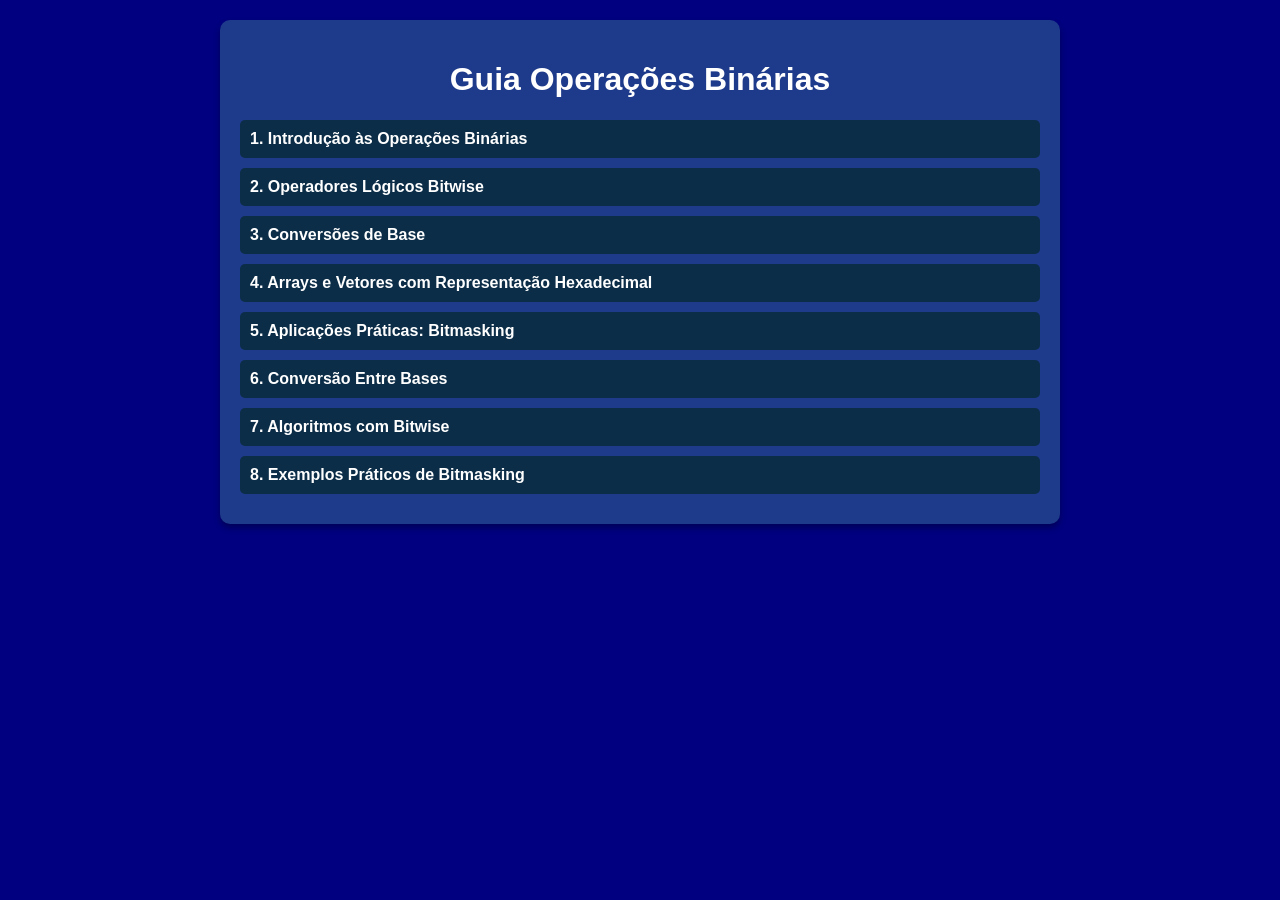
<file: guia-html/bitwise-html/index.html>
<!DOCTYPE html>
<html lang="pt-br">
<head>
    <meta charset="UTF-8">
    <meta name="viewport" content="width=device-width, initial-scale=1.0">
    <title>Guia Operações Binárias</title>
    <style>
        body {
            font-family: Arial, sans-serif;
            background-color: navy;
            color: white;
            margin: 0;
            padding: 0;
        }
        .container {
            max-width: 800px;
            margin: 20px auto;
            padding: 20px;
            background-color: #1e3a8a; /* Um tom mais claro de navy */
            border-radius: 10px;
            box-shadow: 0 4px 6px rgba(0, 0, 0, 0.3);
        }
        h1 {
            text-align: center;
            color: white;
        }
        .item {
            margin-bottom: 10px;
        }
        .item-header {
            background-color: #0c2d48; /* Navy mais escuro */
            color: white;
            padding: 10px;
            cursor: pointer;
            border-radius: 5px;
            font-weight: bold;
        }
        .item-content {
            display: none;
            padding: 10px;
            background-color: #1e3a8a;
            border: 1px solid #0c2d48;
            border-radius: 5px;
        }
        pre {
            background-color: #f5f5f5;
            color: black;
            padding: 10px;
            border-radius: 5px;
            overflow-x: auto;
        }
        @media (max-width: 600px) {
            .container {
                padding: 10px;
            }
            .item-header {
                font-size: 16px;
            }
        }
    </style>
</head>
<body>
    <div class="container">
        <h1>Guia Operações Binárias</h1>

        <!-- Item 1 -->
        <div class="item">
            <div class="item-header" onclick="toggleContent('content1')">1. Introdução às Operações Binárias</div>
            <div id="content1" class="item-content">
                <p><strong>Descrição:</strong> Operações binárias manipulam bits diretamente, usando operadores como AND, OR, XOR, NOT e deslocamentos de bits.</p>
                <p><strong>Exemplo 1:</strong> Representação binária de números.</p>
                <pre>
Decimal: 13 → Binário: 1101
Decimal: 7  → Binário: 0111
                </pre>
                <p><strong>Exemplo 2:</strong> Operador AND (&).</p>
                <pre>
13 & 7 = 5
// Explicação:
// 1101 (13)
// 0111 (7)
// ---- AND
// 0101 (5)
                </pre>
            </div>
        </div>

        <!-- Item 2 -->
        <div class="item">
            <div class="item-header" onclick="toggleContent('content2')">2. Operadores Lógicos Bitwise</div>
            <div id="content2" class="item-content">
                <p><strong>Descrição:</strong> Os principais operadores bitwise são AND (&), OR (|), XOR (^) e NOT (~).</p>
                <p><strong>Exemplo 1:</strong> Operador OR (|).</p>
                <pre>
13 | 7 = 15
// Explicação:
// 1101 (13)
// 0111 (7)
// ---- OR
// 1111 (15)
                </pre>
                <p><strong>Exemplo 2:</strong> Operador XOR (^).</p>
                <pre>
13 ^ 7 = 10
// Explicação:
// 1101 (13)
// 0111 (7)
// ---- XOR
// 1010 (10)
                </pre>
            </div>
        </div>

        <!-- Item 3 -->
        <div class="item">
            <div class="item-header" onclick="toggleContent('content3')">3. Conversões de Base</div>
            <div id="content3" class="item-content">
                <p><strong>Descrição:</strong> Números podem ser convertidos entre bases decimais, binárias e hexadecimais.</p>
                <p><strong>Exemplo 1:</strong> Decimal → Binário.</p>
                <pre>
Decimal: 25 → Binário: 11001
// Método: Divida por 2 até o quociente ser zero.
                </pre>
                <p><strong>Exemplo 2:</strong> Binário → Hexadecimal.</p>
                <pre>
Binário: 11001 → Hexadecimal: 19
// Agrupe em blocos de 4 bits: 0001 1001 → 19
                </pre>
            </div>
        </div>

        <!-- Item 4 -->
        <div class="item">
            <div class="item-header" onclick="toggleContent('content4')">4. Arrays e Vetores com Representação Hexadecimal</div>
            <div id="content4" class="item-content">
                <p><strong>Descrição:</strong> Arrays podem armazenar valores em diferentes bases, incluindo hexadecimal.</p>
                <p><strong>Exemplo 1:</strong> Array de números hexadecimais.</p>
                <pre>
let vetor = [0x1A, 0xFF, 0x7F];
console.log(vetor); // [26, 255, 127]
                </pre>
                <p><strong>Exemplo 2:</strong> Manipulação de bits em arrays.</p>
                <pre>
let vetor = [0b1101, 0b1010]; // [13, 10]
vetor[0] = vetor[0] & 0b1010; // 13 & 10 = 8
console.log(vetor); // [8, 10]
                </pre>
            </div>
        </div>

        <!-- Item 5 -->
        <div class="item">
            <div class="item-header" onclick="toggleContent('content5')">5. Aplicações Práticas: Bitmasking</div>
            <div id="content5" class="item-content">
                <p><strong>Descrição:</strong> Bitmasking é uma técnica usada para manipular ou verificar bits específicos em um número.</p>
                <p><strong>Exemplo 1:</strong> Verificar se um bit está ativo.</p>
                <pre>
let numero = 0b1010; // 10 em decimal
let mascara = 0b0010; // Verifica o segundo bit
if (numero & mascara) {
    console.log("O segundo bit está ativo.");
} else {
    console.log("O segundo bit está inativo.");
}
                </pre>
                <p><strong>Exemplo 2:</strong> Ativar ou desativar bits.</p>
                <pre>
let numero = 0b1010; // 10 em decimal
numero |= 0b0100;     // Ativa o terceiro bit → 1110 (14)
numero &= ~0b0010;    // Desativa o segundo bit → 1100 (12)
console.log(numero.toString(2)); // "1100"
                </pre>
            </div>
        </div>

        <!-- Item 6 -->
        <div class="item">
            <div class="item-header" onclick="toggleContent('content6')">6. Conversão Entre Bases</div>
            <div id="content6" class="item-content">
                <p><strong>Descrição:</strong> Conversões entre bases são úteis em sistemas de baixo nível, como redes e criptografia.</p>
                <p><strong>Exemplo 1:</strong> Decimal → Hexadecimal.</p>
                <pre>
Decimal: 255 → Hexadecimal: FF
// Método: Divida por 16 até o quociente ser zero.
                </pre>
                <p><strong>Exemplo 2:</strong> Hexadecimal → Binário.</p>
                <pre>
Hexadecimal: 1A → Binário: 00011010
// Converta cada dígito hexadecimal para 4 bits.
                </pre>
            </div>
        </div>

        <!-- Item 7 -->
        <div class="item">
            <div class="item-header" onclick="toggleContent('content7')">7. Algoritmos com Bitwise</div>
            <div id="content7" class="item-content">
                <p><strong>Descrição:</strong> Algoritmos que usam bitwise são rápidos e eficientes em termos de memória.</p>
                <p><strong>Exemplo 1:</strong> Contagem de bits ativos (Hamming Weight).</p>
                <pre>
function contarBits(n) {
    let count = 0;
    while (n) {
        count += n & 1; // Verifica o bit menos significativo
        n >>= 1;        // Desloca para a direita
    }
    return count;
}
console.log(contarBits(13)); // 1101 → 3 bits ativos
                </pre>
                <p><strong>Exemplo 2:</strong> Troca de valores sem variável temporária.</p>
                <pre>
let a = 5, b = 7;
a = a ^ b; // a = 12 (1100)
b = a ^ b; // b = 5  (0101)
a = a ^ b; // a = 7  (0111)
console.log(a, b); // 7, 5
                </pre>
            </div>
        </div>

        <!-- Item 8 -->
        <div class="item">
            <div class="item-header" onclick="toggleContent('content8')">8. Exemplos Práticos de Bitmasking</div>
            <div id="content8" class="item-content">
                <p><strong>Descrição:</strong> Bitmasking é amplamente usado em flags, permissões e otimizações.</p>
                <p><strong>Exemplo 1:</strong> Gerenciamento de permissões.</p>
                <pre>
const PERMISSAO_LEITURA = 0b0001;
const PERMISSAO_ESCRITA = 0b0010;
const PERMISSAO_EXECUCAO = 0b0100;

let usuario = PERMISSAO_LEITURA | PERMISSAO_ESCRITA; // 0b0011
if (usuario & PERMISSAO_LEITURA) {
    console.log("Permissão de leitura concedida.");
}
                </pre>
                <p><strong>Exemplo 2:</strong> Flags em jogos.</p>
                <pre>
const FLAG_VIVO = 0b0001;
const FLAG_INVENCIVEL = 0b0010;

let estado = FLAG_VIVO | FLAG_INVENCIVEL; // 0b0011
if (estado & FLAG_VIVO) {
    console.log("O jogador está vivo.");
}
                </pre>
            </div>
        </div>
    </div>

    <script>
        function toggleContent(id) {
            const content = document.getElementById(id);
            if (content.style.display === "block") {
                content.style.display = "none";
            } else {
                content.style.display = "block";
            }
        }
    </script>
</body>
</html>
</file>
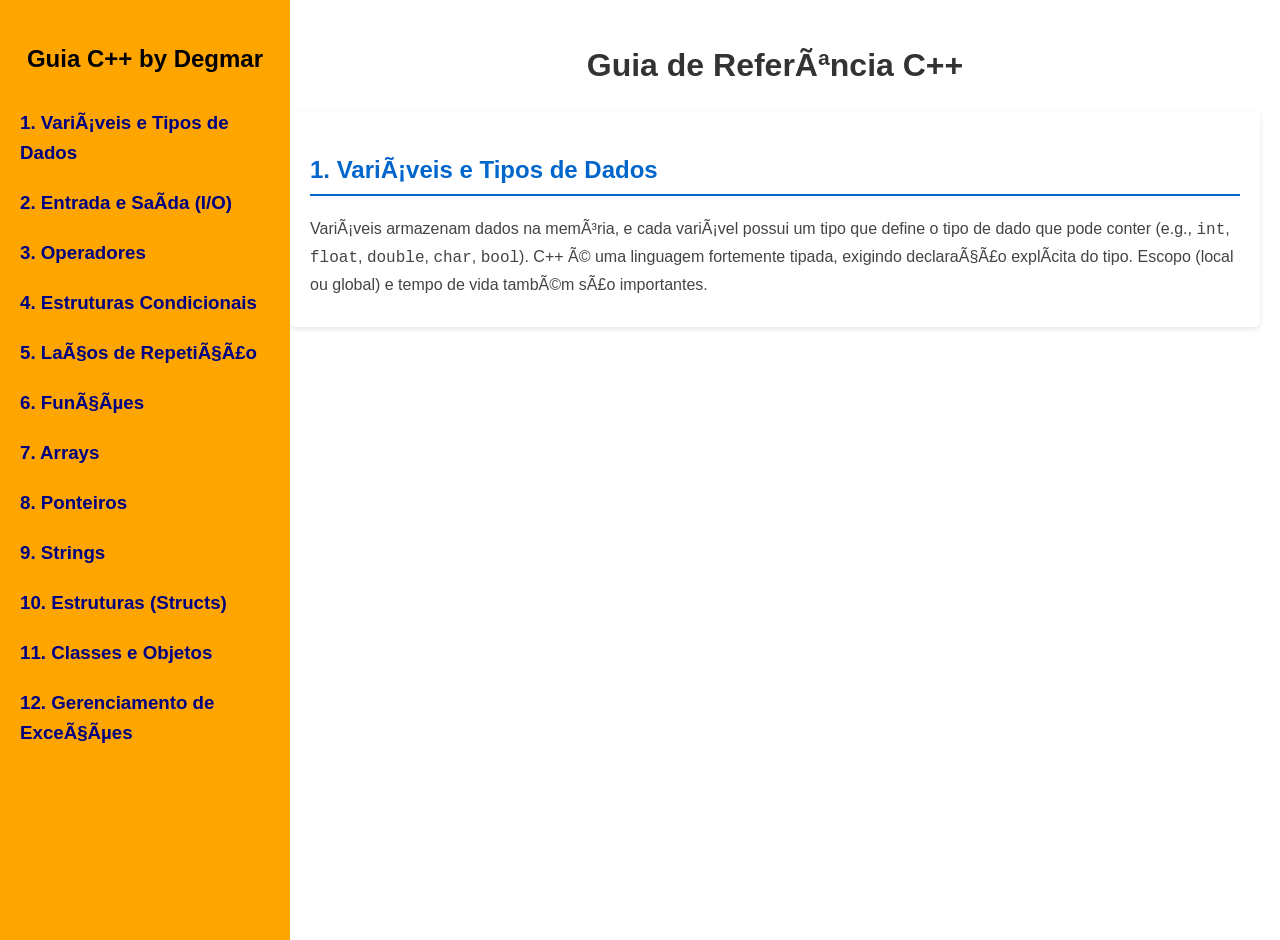
<file: guia-html/c++-html/index.html>
<!DOCTYPE html>
<html lang="pt-BR">
<head>
    <meta charset="amination: none;">
    <meta name="viewport" content="width=device-width, initial-scale=1.0">
    <title>Guia de Referência C++</title>
     <style>
        body {
            font-family: Arial, sans-serif;
            line-height: 1.6;
            margin: 0;
            padding: 0;
            background-color: #f4f4f4;
            display: flex;
        }
        h1 {
            text-align: center;
            color: #333;
            margin: 20px 0;
        }
        h2 {
            color: #0066cc;
            border-bottom: 2px solid #0066cc;
            padding-bottom: 5px;
        }
        p {
            margin: 10px 0;
            color: #444;
        }
        pre {
            background-color: #2b2b2b;
            color: #f8f8f2;
            padding: 15px;
            border-radius: 5px;
            overflow-x: auto;
        }
        code {
            font-family: 'Courier New', Courier, monospace;
        }
        .sidebar {
            width: 250px;
            background-color:orange;
            color: navy;
            height: 100vh;
            position: fixed;
            overflow-y: auto;
            padding: 20px;
        }
        .sidebar h3 {
            margin: 0;
            padding: 10px 0;
            cursor: pointer;
            color: navy;
        }
        .sidebar ul {
            list-style: none;
            padding: 0;
            margin: 0;
            display: none;
        }
        .sidebar ul li {
            padding: 8px 15px;
            cursor: pointer;
            color: black;
        }
        .sidebar ul li:hover {
            background-color: black;
            color: #fff;
        }
        .content {
            margin-left: 270px;
            padding: 20px;
            width: calc(100% - 270px);
            background-color: #fff;
            min-height: 100vh;
        }
        .content-section {
            display: none;
            margin-bottom: 30px;
            padding: 20px;
            border-radius: 5px;
            box-shadow: 0 2px 5px rgba(0,0,0,0.1);
        }
        .content-section.active {
            display: block;
        }
        @media (max-width: 768px) {
            .sidebar {
                width: 200px;
            }
            .content {
                margin-left: 220px;
                width: calc(100% - 220px);
            }
        }
    </style>
</head>
<body>
    <div class="sidebar">
        <h1 style="color: black; font-size: 1.5em;">Guia C++ by Degmar</h1>
        <h3 onclick="toggleSubmenu('submenu1')">1. Variáveis e Tipos de Dados</h3>
        <ul id="submenu1">
            <li onclick="showContent('var-desc')">Descrição</li>
            <li onclick="showContent('var-ex1')">Exemplo 1</li>
            <li onclick="showContent('var-ex2')">Exemplo 2</li>
            <li onclick="showContent('var-details')">Detalhes Adicionais</li>
        </ul>
        <h3 onclick="toggleSubmenu('submenu2')">2. Entrada e Saída (I/O)</h3>
        <ul id="submenu2">
            <li onclick="showContent('io-desc')">Descrição</li>
            <li onclick="showContent('io-ex1')">Exemplo 1</li>
            <li onclick="showContent('io-ex2')">Exemplo 2</li>
            <li onclick="showContent('io-details')">Detalhes Adicionais</li>
        </ul>
        <h3 onclick="toggleSubmenu('submenu3')">3. Operadores</h3>
        <ul id="submenu3">
            <li onclick="showContent('op-desc')">Descrição</li>
            <li onclick="showContent('op-ex1')">Exemplo 1</li>
            <li onclick="showContent('op-ex2')">Exemplo 2</li>
            <li onclick="showContent('op-details')">Detalhes Adicionais</li>
        </ul>
        <h3 onclick="toggleSubmenu('submenu4')">4. Estruturas Condicionais</h3>
        <ul id="submenu4">
            <li onclick="showContent('cond-desc')">Descrição</li>
            <li onclick="showContent('cond-ex1')">Exemplo 1</li>
            <li onclick="showContent('cond-ex2')">Exemplo 2</li>
            <li onclick="showContent('cond-details')">Detalhes Adicionais</li>
        </ul>
        <h3 onclick="toggleSubmenu('submenu5')">5. Laços de Repetição</h3>
        <ul id="submenu5">
            <li onclick="showContent('loop-desc')">Descrição</li>
            <li onclick="showContent('loop-ex1')">Exemplo 1</li>
            <li onclick="showContent('loop-ex2')">Exemplo 2</li>
            <li onclick="showContent('loop-details')">Detalhes Adicionais</li>
        </ul>
        <h3 onclick="toggleSubmenu('submenu6')">6. Funções</h3>
        <ul id="submenu6">
            <li onclick="showContent('func-desc')">Descrição</li>
            <li onclick="showContent('func-ex1')">Exemplo 1</li>
            <li onclick="showContent('func-ex2')">Exemplo 2</li>
            <li onclick="showContent('func-details')">Detalhes Adicionais</li>
        </ul>
        <h3 onclick="toggleSubmenu('submenu7')">7. Arrays</h3>
        <ul id="submenu7">
            <li onclick="showContent('array-desc')">Descrição</li>
            <li onclick="showContent('array-ex1')">Exemplo 1</li>
            <li onclick="showContent('array-ex2')">Exemplo 2</li>
            <li onclick="showContent('array-details')">Detalhes Adicionais</li>
        </ul>
        <h3 onclick="toggleSubmenu('submenu8')">8. Ponteiros</h3>
        <ul id="submenu8">
            <li onclick="showContent('ptr-desc')">Descrição</li>
            <li onclick="showContent('ptr-ex1')">Exemplo 1</li>
            <li onclick="showContent('ptr-ex2')">Exemplo 2</li>
            <li onclick="showContent('ptr-details')">Detalhes Adicionais</li>
        </ul>
        <h3 onclick="toggleSubmenu('submenu9')">9. Strings</h3>
        <ul id="submenu9">
            <li onclick="showContent('str-desc')">Descrição</li>
            <li onclick="showContent('str-ex1')">Exemplo 1</li>
            <li onclick="showContent('str-ex2')">Exemplo 2</li>
            <li onclick="showContent('str-details')">Detalhes Adicionais</li>
        </ul>
        <h3 onclick="toggleSubmenu('submenu10')">10. Estruturas (Structs)</h3>
        <ul id="submenu10">
            <li onclick="showContent('struct-desc')">Descrição</li>
            <li onclick="showContent('struct-ex1')">Exemplo 1</li>
            <li onclick="showContent('struct-ex2')">Exemplo 2</li>
            <li onclick="showContent('struct-details')">Detalhes Adicionais</li>
        </ul>
        <h3 onclick="toggleSubmenu('submenu11')">11. Classes e Objetos</h3>
        <ul id="submenu11">
            <li onclick="showContent('class-desc')">Descrição</li>
            <li onclick="showContent('class-ex1')">Exemplo 1</li>
            <li onclick="showContent('class-ex2')">Exemplo 2</li>
            <li onclick="showContent('class-details')">Detalhes Adicionais</li>
        </ul>
        <h3 onclick="toggleSubmenu('submenu12')">12. Gerenciamento de Exceções</h3>
        <ul id="submenu12">
            <li onclick="showContent('exc-desc')">Descrição</li>
            <li onclick="showContent('exc-ex1')">Exemplo 1</li>
            <li onclick="showContent('exc-ex2')">Exemplo 2</li>
            <li onclick="showContent('exc-details')">Detalhes Adicionais</li>
        </ul>
    </div>

    <div class="content">
        <h1>Guia de Referência C++</h1>

        <!-- Variáveis e Tipos de Dados -->
        <div id="var-desc" class="content-section">
            <h2>1. Variáveis e Tipos de Dados</h2>
            <p>Variáveis armazenam dados na memória, e cada variável possui um tipo que define o tipo de dado que pode conter (e.g., <code>int</code>, <code>float</code>, <code>double</code>, <code>char</code>, <code>bool</code>). C++ é uma linguagem fortemente tipada, exigindo declaração explícita do tipo. Escopo (local ou global) e tempo de vida também são importantes.</p>
        </div>
        <div id="var-ex1" class="content-section">
            <h2>1. Variáveis e Tipos de Dados - Exemplo 1</h2>
            <p><strong>Declaração e inicialização de variáveis</strong></p>
            <pre><code>
#include <iostream>
using namespace std;
int main() {
    int idade = 25; // Inteiro
    float altura = 1.75; // Ponto flutuante
    cout << "Idade: " << idade << ", Altura: " << altura << endl;
    return 0;
}
            </code></pre>
        </div>
        <div id="var-ex2" class="content-section">
            <h2>1. Variáveis e Tipos de Dados - Exemplo 2</h2>
            <p><strong>Variável com escopo local</strong></p>
            <pre><code>
#include <iostream>
using namespace std;
void funcao() {
    int temp = 10; // Só existe dentro da função
    cout << "Temp: " << temp << endl;
}
int main() {
    funcao();
    return 0;
}
            </code></pre>
        </div>
        <div id="var-details" class="content-section">
            <h2>1. Variáveis e Tipos de Dados - Detalhes Adicionais</h2>
            <p>Use <code>const</code> para variáveis imutáveis (e.g., <code>const int MAX = 100;</code>). Tipos como <code>unsigned int</code> ou <code>long long</code> são úteis para números não negativos ou muito grandes.</p>
        </div>

        <!-- Entrada e Saída (I/O) -->
        <div id="io-desc" class="content-section">
            <h2>2. Entrada e Saída (I/O)</h2>
            <p>A biblioteca <code><iostream></code> permite entrada (<code>cin</code>) e saída (<code>cout</code>) de dados. Use <code>cout</code> para exibir informações no console e <code>cin</code> para capturar entrada do usuário. Os operadores <code><<</code> e <code>>></code> formatam a entrada/saída.</p>
        </div>
        <div id="io-ex1" class="content-section">
            <h2>2. Entrada e Saída (I/O) - Exemplo 1</h2>
            <p><strong>Saída simples</strong></p>
            <pre><code>
#include <iostream>
using namespace std;
int main() {
    cout << "Bem-vindo ao C++!" << endl;
    return 0;
}
            </code></pre>
        </div>
        <div id="io-ex2" class="content-section">
            <h2>2. Entrada e Saída (I/O) - Exemplo 2</h2>
            <p><strong>Entrada e saída combinadas</strong></p>
            <pre><code>
#include <iostream>
#include <string>
using namespace std;
int main() {
    string nome;
    int idade;
    cout << "Digite seu nome e idade: ";
    cin >> nome >> idade;
    cout << "Olá, " << nome << "! Você tem " << idade << " anos." << endl;
    return 0;
}
            </code></pre>
        </div>
        <div id="io-details" class="content-section">
            <h2>2. Entrada e Saída (I/O) - Detalhes Adicionais</h2>
            <p>Use <code>endl</code> para nova linha ou <code>\n</code> para maior eficiência. Para formatar a saída, inclua <code><iomanip></code> (e.g., <code>setw</code>, <code>setprecision</code>).</p>
        </div>

        <!-- Operadores -->
        <div id="op-desc" class="content-section">
            <h2>3. Operadores</h2>
            <p>C++ suporta operadores aritméticos (<code>+</code>, <code>-</code>, <code>*</code>, <code>/</code>, <code>%</code>), relacionais (<code>==</code>, <code>!=</code>, <code>></code>, <code><</code>), lógicos (<code>&&</code>, <code>||</code>, <code>!</code>) e de atribuição (<code>=</code>, <code>+=</code>, etc.). A precedência determina a ordem de avaliação, mas parênteses garantem clareza.</p>
        </div>
        <div id="op-ex1" class="content-section">
            <h2>3. Operadores - Exemplo 1</h2>
            <p><strong>Operadores aritméticos e relacionais</strong></p>
            <pre><code>
#include <iostream>
using namespace std;
int main() {
    int a = 10, b = 3;
    cout << "Soma: " << a + b << ", Divisão: " << a / b << endl;
    cout << "a > b? " << (a > b) << endl; // 1 (verdadeiro)
    return 0;
}
            </code></pre>
        </div>
        <div id="op-ex2" class="content-section">
            <h2>3. Operadores - Exemplo 2</h2>
            <p><strong>Operadores lógicos</strong></p>
            <pre><code>
#include <iostream>
using namespace std;
int main() {
    bool x = true, y = false;
    if (x && !y) {
        cout << "Condição verdadeira!" << endl;
    }
    return 0;
}
            </code></pre>
        </div>
        <div id="op-details" class="content-section">
            <h2>3. Operadores - Detalhes Adicionais</h2>
            <p>O operador <code>%</code> (módulo) só funciona com inteiros. Use <code>++</code> ou <code>--</code> para incremento/decremento (e.g., <code>i++</code> ou <code>++i</code>).</p>
        </div>

        <!-- Estruturas Condicionais -->
        <div id="cond-desc" class="content-section">
            <h2>4. Estruturas Condicionais</h2>
            <p>Estruturas como <code>if</code>, <code>else if</code>, <code>else</code> e <code>switch</code> controlam o fluxo com base em condições. O <code>switch</code> é útil para comparar uma variável contra múltiplos valores constantes, enquanto <code>if</code> é mais flexível.</p>
        </div>
        <div id="cond-ex1" class="content-section">
            <h2>4. Estruturas Condicionais - Exemplo 1</h2>
            <p><strong>If-else</strong></p>
            <pre><code>
#include <iostream>
using namespace std;
int main() {
    int nota = 75;
    if (nota >= 90) {
        cout << "Aprovado com distinção!" << endl;
    } else if (nota >= 60) {
        cout << "Aprovado!" << endl;
    } else {
        cout << "Reprovado." << endl;
    }
    return 0;
}
            </code></pre>
        </div>
        <div id="cond-ex2" class="content-section">
            <h2>4. Estruturas Condicionais - Exemplo 2</h2>
            <p><strong>Switch</strong></p>
            <pre><code>
#include <iostream>
using namespace std;
int main() {
    char dia = '2';
    switch (dia) {
        case '1': cout << "Domingo" << endl; break;
        case '2': cout << "Segunda" << endl; break;
        default: cout << "Dia inválido" << endl;
    }
    return 0;
}
            </code></pre>
        </div>
        <div id="cond-details" class="content-section">
            <h2>4. Estruturas Condicionais - Detalhes Adicionais</h2>
            <p>Sempre use <code>break</code> em <code>switch</code> para evitar "fall-through". Condições complexas podem combinar operadores lógicos.</p>
        </div>

        <!-- Laços de Repetição -->
        <div id="loop-desc" class="content-section">
            <h2>5. Laços de Repetição</h2>
            <p>Laços como <code>for</code>, <code>while</code> e <code>do-while</code> executam blocos de código repetidamente. O <code>for</code> é ideal para iterações com contador, enquanto <code>while</code> e <code>do-while</code> são mais flexíveis para condições gerais.</p>
        </div>
        <div id="loop-ex1" class="content-section">
            <h2>5. Laços de Repetição - Exemplo 1</h2>
            <p><strong>Laço for</strong></p>
            <pre><code>
#include <iostream>
using namespace std;
int main() {
    for (int i = 1; i <= 5; i++) {
        cout << "Iteração " << i << endl;
    }
    return 0;
}
            </code></pre>
        </div>
        <div id="loop-ex2" class="content-section">
            <h2>5. Laços de Repetição - Exemplo 2</h2>
            <p><strong>Laço while</strong></p>
            <pre><code>
#include <iostream>
using namespace std;
int main() {
    int num = 10;
    while (num > 0) {
        cout << num << " ";
        num -= 2;
    }
    cout << endl;
    return 0;
}
            </code></pre>
        </div>
        <div id="loop-details" class="content-section">
            <h2>5. Laços de Repetição - Detalhes Adicionais</h2>
            <p>Use <code>break</code> para sair de um laço e <code>continue</code> para pular para a próxima iteração. Evite laços infinitos verificando a condição de parada.</p>
        </div>

        <!-- Funções -->
        <div id="func-desc" class="content-section">
            <h2>6. Funções</h2>
            <p>Funções dividem o código em blocos reutilizáveis. Elas têm um tipo de retorno (ou <code>void</code>), nome, parâmetros e corpo. Parâmetros podem ser passados por valor ou referência.</p>
        </div>
        <div id="func-ex1" class="content-section">
            <h2>6. Funções - Exemplo 1</h2>
            <p><strong>Função com retorno</strong></p>
            <pre><code>
#include <iostream>
using namespace std;
int quadrado(int x) {
    return x * x;
}
int main() {
    cout << "Quadrado de 5: " << quadrado(5) << endl; // 25
    return 0;
}
            </code></pre>
        </div>
        <div id="func-ex2" class="content-section">
            <h2>6. Funções - Exemplo 2</h2>
            <p><strong>Função com passagem por referência</strong></p>
            <pre><code>
#include <iostream>
using namespace std;
void trocar(int& a, int& b) {
    int temp = a; a = b; b = temp;
}
int main() {
    int x = 10, y = 20;
    trocar(x, y);
    cout << "x: " << x << ", y: " << y << endl; // x: 20, y: 10
    return 0;
}
            </code></pre>
        </div>
        <div id="func-details" class="content-section">
            <h2>6. Funções - Detalhes Adicionais</h2>
            <p>Funções podem ser sobrecarregadas (mesmo nome, parâmetros diferentes). Declare protótipos no início do programa para organização.</p>
        </div>

        <!-- Arrays -->
        <div id="array-desc" class="content-section">
            <h2>7. Arrays</h2>
            <p>Arrays armazenam múltiplos elementos do mesmo tipo em posições contíguas. O acesso é feito por índices (a partir de 0). Arrays têm tamanho fixo em C++ padrão, mas podem ser dinâmicos com <code>new</code>.</p>
        </div>
        <div id="array-ex1" class="content-section">
            <h2>7. Arrays - Exemplo 1</h2>
            <p><strong>Array simples</strong></p>
            <pre><code>
#include <iostream>
using namespace std;
int main() {
    int notas[5] = {85, 90, 78, 92, 88};
    cout << "Primeira nota: " << notas[0] << endl;
    return 0;
}
            </code></pre>
        </div>
        <div id="array-ex2" class="content-section">
            <h2>7. Arrays - Exemplo 2</h2>
            <p><strong>Iterando sobre array</strong></p>
            <pre><code>
#include <iostream>
using namespace std;
int main() {
    int notas[5] = {85, 90, 78, 92, 88};
    for (int i = 0; i < 5; i++) {
        cout << "Nota " << i + 1 << ": " << notas[i] << endl;
    }
    return 0;
}
            </code></pre>
        </div>
        <div id="array-details" class="content-section">
            <h2>7. Arrays - Detalhes Adicionais</h2>
            <p>Arrays fora dos limites causam comportamento indefinido. Para arrays dinâmicos, use <code>delete[]</code> após <code>new</code>.</p>
        </div>

        <!-- Ponteiros -->
        <div id="ptr-desc" class="content-section">
            <h2>8. Ponteiros</h2>
            <p>Ponteiros armazenam endereços de memória. Use <code>*</code> para declarar um ponteiro e <code>&</code> para obter o endereço de uma variável. Ponteiros são úteis para gerenciamento dinâmico de memória e passagem por referência.</p>
        </div>
        <div id="ptr-ex1" class="content-section">
            <h2>8. Ponteiros - Exemplo 1</h2>
            <p><strong>Ponteiro básico</strong></p>
            <pre><code>
#include <iostream>
using namespace std;
int main() {
    int x = 10;
    int* ptr = &x;
    cout << "Valor de x: " << *ptr << endl; // 10
    return 0;
}
            </code></pre>
        </div>
        <div id="ptr-ex2" class="content-section">
            <h2>8. Ponteiros - Exemplo 2</h2>
            <p><strong>Alocação dinâmica</strong></p>
            <pre><code>
#include <iostream>
using namespace std;
int main() {
    int* arr = new int[3];
    arr[0] = 1; arr[1] = 2; arr[2] = 3;
    cout << "Segundo elemento: " << arr[1] << endl;
    delete[] arr; // Libera memória
    return 0;
}
            </code></pre>
        </div>
        <div id="ptr-details" class="content-section">
            <h2>8. Ponteiros - Detalhes Adicionais</h2>
            <p>Evite ponteiros nulos ou "dangling pointers". Use <code>nullptr</code> em vez de <code>NULL</code> para maior segurança.</p>
        </div>

        <!-- Strings -->
        <div id="str-desc" class="content-section">
            <h2>9. Strings</h2>
            <p>A classe <code>string</code> (biblioteca <code><string></code>) facilita manipulação de texto, com métodos como <code>length()</code>, <code>substr()</code>, e <code>find()</code>. Strings em C (char arrays) são menos comuns, mas ainda usadas.</p>
        </div>
        <div id="str-ex1" class="content-section">
            <h2>9. Strings - Exemplo 1</h2>
            <p><strong>Operações com string</strong></p>
            <pre><code>
#include <iostream>
#include <string>
using namespace std;
int main() {
    string texto = "Olá, mundo!";
    cout << "Tamanho: " << texto.length() << endl;
    cout << "Subtexto: " << texto.substr(0, 3) << endl; // Olá
    return 0;
}
            </code></pre>
        </div>
        <div id="str-ex2" class="content-section">
            <h2>9. Strings - Exemplo 2</h2>
            <p><strong>Concatenação</strong></p>
            <pre><code>
#include <iostream>
#include <string>
using namespace std;
int main() {
    string nome = "Ana";
    string saudacao = "Bem-vinda, " + nome + "!";
    cout << saudacao << endl;
    return 0;
}
            </code></pre>
        </div>
        <div id="str-details" class="content-section">
            <h2>9. Strings - Detalhes Adicionais</h2>
            <p>Para entrada com espaços, use <code>getline(cin, str)</code>. Strings em C (e.g., <code>char texto[]</code>) exigem <code><cstring></code> para funções como <code>strlen</code>.</p>
        </div>

        <!-- Estruturas (Structs) -->
        <div id="struct-desc" class="content-section">
            <h2>10. Estruturas (Structs)</h2>
            <p>Structs agrupam variáveis relacionadas sob um único nome. São úteis para representar objetos compostos, como registros. Em C++, structs podem incluir métodos, semelhantes a classes.</p>
        </div>
        <div id="struct-ex1" class="content-section">
            <h2>10. Estruturas (Structs) - Exemplo 1</h2>
            <p><strong>Struct simples</strong></p>
            <pre><code>
#include <iostream>
#include <string>
using namespace std;
struct Pessoa {
    string nome;
    int idade;
};
int main() {
    Pessoa p = {"João", 30};
    cout << p.nome << " tem " << p.idade << " anos." << endl;
    return 0;
}
            </code></pre>
        </div>
        <div id="struct-ex2" class="content-section">
            <h2>10. Estruturas (Structs) - Exemplo 2</h2>
            <p><strong>Array de structs</strong></p>
            <pre><code>
#include <iostream>
#include <string>
using namespace std;
struct Pessoa {
    string nome;
    int idade;
};
int main() {
    Pessoa grupo[2] = {{"Ana", 25}, {"Carlos", 40}};
    for (int i = 0; i < 2; i++) {
        cout << grupo[i].nome << endl;
    }
    return 0;
}
            </code></pre>
        </div>
        <div id="struct-details" class="content-section">
            <h2>10. Estruturas (Structs) - Detalhes Adicionais</h2>
            <p>Use <code>typedef</code> para aliases (e.g., <code>typedef struct {...} Pessoa;</code>). Structs são públicas por padrão, ao contrário de classes.</p>
        </div>

        <!-- Classes e Objetos -->
        <div id="class-desc" class="content-section">
            <h2>11. Classes e Objetos</h2>
            <p>Classes definem tipos personalizados com atributos (dados) e métodos (funções). Objetos são instâncias de classes. Encapsulamento é obtido com modificadores como <code>private</code> e <code>public</code>.</p>
        </div>
        <div id="class-ex1" class="content-section">
            <h2>11. Classes e Objetos - Exemplo 1</h2>
            <p><strong>Classe simples</strong></p>
            <pre><code>
#include <iostream>
#include <string>
using namespace std;
class Carro {
public:
    string marca;
    int velocidade;
    void acelerar() { velocidade += 10; }
};
int main() {
    Carro c = {"Toyota", 100};
    c.acelerar();
    cout << "Velocidade: " << c.velocidade << endl; // 110
    return 0;
}
            </code></pre>
        </div>
        <div id="class-ex2" class="content-section">
            <h2>11. Classes e Objetos - Exemplo 2</h2>
            <p><strong>Encapsulamento</strong></p>
            <pre><code>
#include <iostream>
using namespace std;
class Conta {
private:
    double saldo;
public:
    Conta(double s) : saldo(s) {}
    void depositar(double valor) { saldo += valor; }
    double getSaldo() { return saldo; }
};
int main() {
    Conta conta(500.0);
    conta.depositar(200.0);
    cout << "Saldo: " << conta.getSaldo() << endl; // 700
    return 0;
}
            </code></pre>
        </div>
        <div id="class-details" class="content-section">
            <h2>11. Classes e Objetos - Detalhes Adicionais</h2>
            <p>Use construtores para inicializar objetos. Métodos <code>getter</code> e <code>setter</code> ajudam no encapsulamento.</p>
        </div>

        <!-- Gerenciamento de Exceções -->
        <div id="exc-desc" class="content-section">
            <h2>12. Gerenciamento de Exceções</h2>
            <p>Exceções lidam com erros em tempo de execução usando <code>try</code>, <code>catch</code> e <code>throw</code>. Isso permite que o programa trate falhas sem travar, como divisões por zero ou acesso inválido.</p>
        </div>
        <div id="exc-ex1" class="content-section">
            <h2>12. Gerenciamento de Exceções - Exemplo 1</h2>
            <p><strong>Exceção simples</strong></p>
            <pre><code>
#include <iostream>
using namespace std;
int main() {
    try {
        int x = 10, y = 0;
        if (y == 0) throw "Divisão por zero!";
        cout << x / y << endl;
    } catch (const char* msg) {
        cout << "Erro: " << msg << endl;
    }
    return 0;
}
            </code></pre>
        </div>
        <div id="exc-ex2" class="content-section">
            <h2>12. Gerenciamento de Exceções - Exemplo 2</h2>
            <p><strong>Exceção com std::exception</strong></p>
            <pre><code>
#include <iostream>
#include <stdexcept>
using namespace std;
int main() {
    try {
        int idade = -5;
        if (idade < 0) throw invalid_argument("Idade inválida!");
        cout << "Idade: " << idade << endl;
    } catch (const invalid_argument& e) {
        cout << "Erro: " << e.what() << endl;
    }
    return 0;
}
            </code></pre>
        </div>
        <div id="exc-details" class="content-section">
            <h2>12. Gerenciamento de Exceções - Detalhes Adicionais</h2>
            <p>Use exceções padrão como <code>std::runtime_error</code> ou <code>std::out_of_range</code>. Sempre limpe recursos no bloco <code>catch</code> para evitar vazamentos.</p>
        </div>
    </div>

    <script>
        function toggleSubmenu(id) {
            const submenu = document.getElementById(id);
            const isDisplayed = submenu.style.display === 'block';
            document.querySelectorAll('.sidebar ul').forEach(sub => sub.style.display = 'none');
            submenu.style.display = isDisplayed ? 'none' : 'block';
        }

        function showContent(id) {
            document.querySelectorAll('.content-section').forEach(section => {
                section.classList.remove('active');
            });
            const section = document.getElementById(id);
            if (section) {
                section.classList.add('active');
            }
        }

        // Mostrar a primeira seção por padrão
        showContent('var-desc');
    </script>
</body>
</html>
</file>
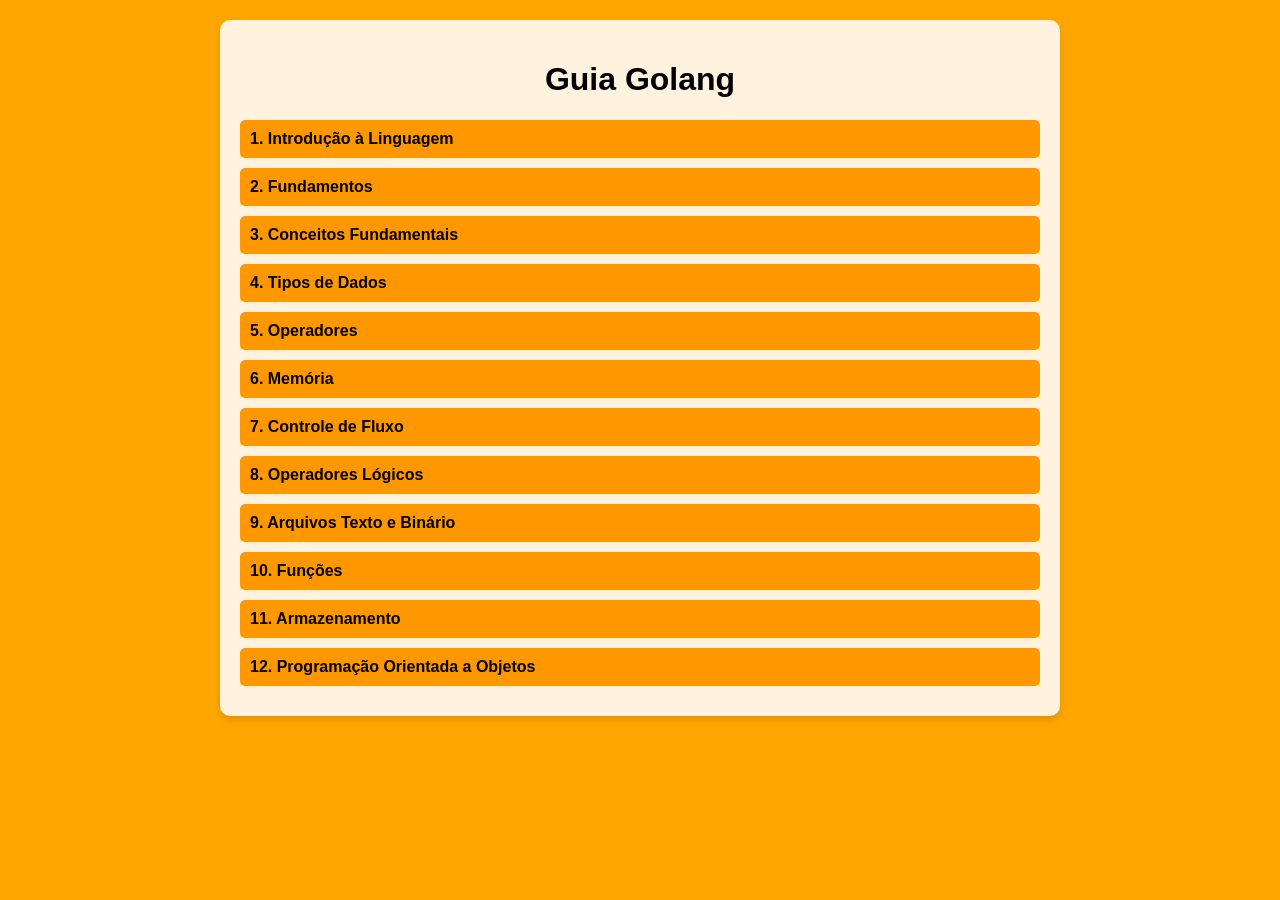
<file: guia-html/go-html/index.html>
<!DOCTYPE html>
<html lang="pt-br">
<head>
    <meta charset="UTF-8">
    <meta name="viewport" content="width=device-width, initial-scale=1.0">
    <title>Guia Golang</title>
    <style>
        body {
            font-family: Arial, sans-serif;
            background-color: orange;
            color: black;
            margin: 0;
            padding: 0;
        }
        .container {
            max-width: 800px;
            margin: 20px auto;
            padding: 20px;
            background-color: #fff3e0; /* Um tom mais claro de laranja */
            border-radius: 10px;
            box-shadow: 0 4px 6px rgba(0, 0, 0, 0.1);
        }
        h1 {
            text-align: center;
            color: black;
        }
        .item {
            margin-bottom: 10px;
        }
        .item-header {
            background-color: #ff9800; /* Laranja mais escuro */
            color: black;
            padding: 10px;
            cursor: pointer;
            border-radius: 5px;
            font-weight: bold;
        }
        .item-content {
            display: none;
            padding: 10px;
            background-color: #fff3e0;
            border: 1px solid #ff9800;
            border-radius: 5px;
        }
        pre {
            background-color: #f5f5f5;
            padding: 10px;
            border-radius: 5px;
            overflow-x: auto;
        }
        @media (max-width: 600px) {
            .container {
                padding: 10px;
            }
            .item-header {
                font-size: 16px;
            }
        }
    </style>
</head>
<body>
    <div class="container">
        <h1>Guia Golang</h1>

        <!-- Item 1 -->
        <div class="item">
            <div class="item-header" onclick="toggleContent('content1')">1. Introdução à Linguagem</div>
            <div id="content1" class="item-content">
                <p><strong>Descrição:</strong> Go (ou Golang) foi criada pelo Google em 2007 por Robert Griesemer, Rob Pike e Ken Thompson. É uma linguagem compilada, de tipagem estática, projetada para ser simples, eficiente e fácil de manter.</p>
                <p><strong>Exemplo 1:</strong> Programa básico "Hello, World!".</p>
                <pre>
package main
import "fmt"
func main() {
    fmt.Println("Hello, World!")
}
                </pre>
                <p><strong>Exemplo 2:</strong> Verificação da versão do Go instalada.</p>
                <pre>
// Execute no terminal:
// go version
                </pre>
            </div>
        </div>

        <!-- Item 2 -->
        <div class="item">
            <div class="item-header" onclick="toggleContent('content2')">2. Fundamentos</div>
            <div id="content2" class="item-content">
                <p><strong>Descrição:</strong> Os fundamentos incluem a estrutura básica de um programa Go, como declarar variáveis, constantes e usar pacotes.</p>
                <p><strong>Exemplo 1:</strong> Declaração de variáveis e constantes.</p>
                <pre>
package main
import "fmt"
func main() {
    var nome string = "João"
    idade := 30
    const anoAtual = 2023
    fmt.Println("Nome:", nome, "Idade:", idade, "Ano:", anoAtual)
}
                </pre>
                <p><strong>Exemplo 2:</strong> Uso de pacotes externos.</p>
                <pre>
package main
import (
    "fmt"
    "math"
)
func main() {
    fmt.Println("Raiz quadrada de 16:", math.Sqrt(16))
}
                </pre>
            </div>
        </div>

        <!-- Item 3 -->
        <div class="item">
            <div class="item-header" onclick="toggleContent('content3')">3. Conceitos Fundamentais</div>
            <div id="content3" class="item-content">
                <p><strong>Descrição:</strong> Go organiza código em pacotes e usa visibilidade baseada em maiúsculas/minúsculas para controlar o acesso.</p>
                <p><strong>Exemplo 1:</strong> Organização de pacotes.</p>
                <pre>
// Arquivo utils.go
package utils
func Somar(a, b int) int {
    return a + b
}

// Arquivo main.go
package main
import (
    "fmt"
    "./utils"
)
func main() {
    fmt.Println("Soma:", utils.Somar(5, 3))
}
                </pre>
                <p><strong>Exemplo 2:</strong> Visibilidade de funções.</p>
                <pre>
// Função pública (exportada)
func Publica() {
    fmt.Println("Função pública")
}

// Função privada (não exportada)
func privada() {
    fmt.Println("Função privada")
}
                </pre>
            </div>
        </div>

        <!-- Item 4 -->
        <div class="item">
            <div class="item-header" onclick="toggleContent('content4')">4. Tipos de Dados</div>
            <div id="content4" class="item-content">
                <p><strong>Descrição:</strong> Go suporta tipos primitivos (inteiros, floats, strings, etc.), arrays, slices, structs e mapas.</p>
                <p><strong>Exemplo 1:</strong> Tipos primitivos.</p>
                <pre>
package main
import "fmt"
func main() {
    var inteiro int = 10
    var decimal float64 = 3.14
    var texto string = "Go é incrível!"
    fmt.Println(inteiro, decimal, texto)
}
                </pre>
                <p><strong>Exemplo 2:</strong> Arrays e slices.</p>
                <pre>
package main
import "fmt"
func main() {
    // Array fixo
    numeros := [3]int{1, 2, 3}
    fmt.Println("Array:", numeros)

    // Slice dinâmico
    slice := []int{4, 5, 6}
    slice = append(slice, 7)
    fmt.Println("Slice:", slice)
}
                </pre>
            </div>
        </div>

        <!-- Item 5 -->
        <div class="item">
            <div class="item-header" onclick="toggleContent('content5')">5. Operadores</div>
            <div id="content5" class="item-content">
                <p><strong>Descrição:</strong> Operadores aritméticos, relacionais e lógicos são usados para realizar operações matemáticas e comparações.</p>
                <p><strong>Exemplo 1:</strong> Operadores aritméticos.</p>
                <pre>
package main
import "fmt"
func main() {
    a := 10
    b := 3
    fmt.Println("Soma:", a+b)
    fmt.Println("Subtração:", a-b)
    fmt.Println("Multiplicação:", a*b)
    fmt.Println("Divisão:", a/b)
    fmt.Println("Resto:", a%b)
}
                </pre>
                <p><strong>Exemplo 2:</strong> Operadores lógicos.</p>
                <pre>
package main
import "fmt"
func main() {
    x := true
    y := false
    fmt.Println("AND:", x && y)
    fmt.Println("OR:", x || y)
    fmt.Println("NOT:", !x)
}
                </pre>
            </div>
        </div>

        <!-- Item 6 -->
        <div class="item">
            <div class="item-header" onclick="toggleContent('content6')">6. Memória</div>
            <div id="content6" class="item-content">
                <p><strong>Descrição:</strong> Go gerencia memória automaticamente com garbage collection, mas também permite controle manual usando ponteiros.</p>
                <p><strong>Exemplo 1:</strong> Uso de ponteiros.</p>
                <pre>
package main
import "fmt"
func main() {
    x := 10
    p := &x
    fmt.Println("Valor de x:", *p)
    *p = 20
    fmt.Println("Novo valor de x:", x)
}
                </pre>
                <p><strong>Exemplo 2:</strong> Alocação de memória com `new`.</p>
                <pre>
package main
import "fmt"
func main() {
    x := new(int)
    *x = 42
    fmt.Println("Valor:", *x)
}
                </pre>
            </div>
        </div>

        <!-- Item 7 -->
        <div class="item">
            <div class="item-header" onclick="toggleContent('content7')">7. Controle de Fluxo</div>
            <div id="content7" class="item-content">
                <p><strong>Descrição:</strong> Estruturas de controle como `if`, `switch` e `for` permitem controlar o fluxo de execução.</p>
                <p><strong>Exemplo 1:</strong> Condicionais com `if`.</p>
                <pre>
package main
import "fmt"
func main() {
    idade := 18
    if idade >= 18 {
        fmt.Println("Maior de idade")
    } else {
        fmt.Println("Menor de idade")
    }
}
                </pre>
                <p><strong>Exemplo 2:</strong> Laços com `for`.</p>
                <pre>
package main
import "fmt"
func main() {
    for i := 1; i <= 5; i++ {
        fmt.Println("Número:", i)
    }
}
                </pre>
            </div>
        </div>

        <!-- Item 8 -->
        <div class="item">
            <div class="item-header" onclick="toggleContent('content8')">8. Operadores Lógicos</div>
            <div id="content8" class="item-content">
                <p><strong>Descrição:</strong> Operadores lógicos (`&&`, `||`, `!`) são usados para combinar condições.</p>
                <p><strong>Exemplo 1:</strong> Combinação de condições.</p>
                <pre>
package main
import "fmt"
func main() {
    x := 10
    y := 20
    if x > 5 && y < 30 {
        fmt.Println("Ambas as condições são verdadeiras")
    }
}
                </pre>
                <p><strong>Exemplo 2:</strong> Negação lógica.</p>
                <pre>
package main
import "fmt"
func main() {
    ativo := false
    if !ativo {
        fmt.Println("Inativo")
    }
}
                </pre>
            </div>
        </div>

        <!-- Item 9 -->
        <div class="item">
            <div class="item-header" onclick="toggleContent('content9')">9. Arquivos Texto e Binário</div>
            <div id="content9" class="item-content">
                <p><strong>Descrição:</strong> Go oferece suporte para leitura e escrita de arquivos texto e binários.</p>
                <p><strong>Exemplo 1:</strong> Leitura de arquivo texto.</p>
                <pre>
package main
import (
    "fmt"
    "io/ioutil"
    "log"
)
func main() {
    data, err := ioutil.ReadFile("arquivo.txt")
    if err != nil {
        log.Fatal(err)
    }
    fmt.Println(string(data))
}
                </pre>
                <p><strong>Exemplo 2:</strong> Escrita em arquivo binário.</p>
                <pre>
package main
import (
    "encoding/binary"
    "os"
)
func main() {
    file, _ := os.Create("arquivo.bin")
    defer file.Close()
    var numero uint32 = 12345
    binary.Write(file, binary.LittleEndian, numero)
}
                </pre>
            </div>
        </div>

        <!-- Item 10 -->
        <div class="item">
            <div class="item-header" onclick="toggleContent('content10')">10. Funções</div>
            <div id="content10" class="item-content">
                <p><strong>Descrição:</strong> Funções são blocos de código reutilizáveis que podem aceitar parâmetros e retornar valores.</p>
                <p><strong>Exemplo 1:</strong> Função com parâmetros e retorno.</p>
                <pre>
package main
import "fmt"
func soma(a, b int) int {
    return a + b
}
func main() {
    fmt.Println("Soma:", soma(5, 3))
}
                </pre>
                <p><strong>Exemplo 2:</strong> Função com múltiplos retornos.</p>
                <pre>
package main
import "fmt"
func dividir(a, b float64) (float64, error) {
    if b == 0 {
        return 0, fmt.Errorf("divisão por zero")
    }
    return a / b, nil
}
func main() {
    resultado, err := dividir(10, 2)
    if err != nil {
        fmt.Println("Erro:", err)
    } else {
        fmt.Println("Resultado:", resultado)
    }
}
                </pre>
            </div>
        </div>

        <!-- Item 11 -->
        <div class="item">
            <div class="item-header" onclick="toggleContent('content11')">11. Armazenamento</div>
            <div id="content11" class="item-content">
                <p><strong>Descrição:</strong> Go suporta armazenamento em bancos de dados SQL e NoSQL, além de manipulação de dados em memória.</p>
                <p><strong>Exemplo 1:</strong> Conexão com SQLite.</p>
                <pre>
package main
import (
    "database/sql"
    "fmt"
    _ "github.com/mattn/go-sqlite3"
)
func main() {
    db, _ := sql.Open("sqlite3", "./database.db")
    defer db.Close()
    _, err := db.Exec("CREATE TABLE IF NOT EXISTS usuarios (id INTEGER PRIMARY KEY, nome TEXT)")
    if err != nil {
        fmt.Println("Erro:", err)
    }
}
                </pre>
                <p><strong>Exemplo 2:</strong> Armazenamento em memória com mapas.</p>
                <pre>
package main
import "fmt"
func main() {
    cache := make(map[string]int)
    cache["chave1"] = 42
    fmt.Println("Valor:", cache["chave1"])
}
                </pre>
            </div>
        </div>

        <!-- Item 12 -->
        <div class="item">
            <div class="item-header" onclick="toggleContent('content12')">12. Programação Orientada a Objetos</div>
            <div id="content12" class="item-content">
                <p><strong>Descrição:</strong> Go não tem classes tradicionais, mas sim structs e métodos associados para simular orientação a objetos.</p>
                <p><strong>Exemplo 1:</strong> Structs e métodos.</p>
                <pre>
package main
import "fmt"
type Pessoa struct {
    Nome  string
    Idade int
}
func (p Pessoa) apresentar() {
    fmt.Printf("Olá, meu nome é %s e tenho %d anos.\n", p.Nome, p.Idade)
}
func main() {
    pessoa := Pessoa{"João", 30}
    pessoa.apresentar()
}
                </pre>
                <p><strong>Exemplo 2:</strong> Interfaces.</p>
                <pre>
package main
import "fmt"
type Forma interface {
    Area() float64
}
type Retangulo struct {
    Largura, Altura float64
}
func (r Retangulo) Area() float64 {
    return r.Largura * r.Altura
}
func main() {
    var forma Forma = Retangulo{Largura: 5, Altura: 3}
    fmt.Println("Área:", forma.Area())
}
                </pre>
            </div>
        </div>
    </div>

    <script>
        function toggleContent(id) {
            const content = document.getElementById(id);
            if (content.style.display === "block") {
                content.style.display = "none";
            } else {
                content.style.display = "block";
            }
        }
    </script>
</body>
</html>
</file>
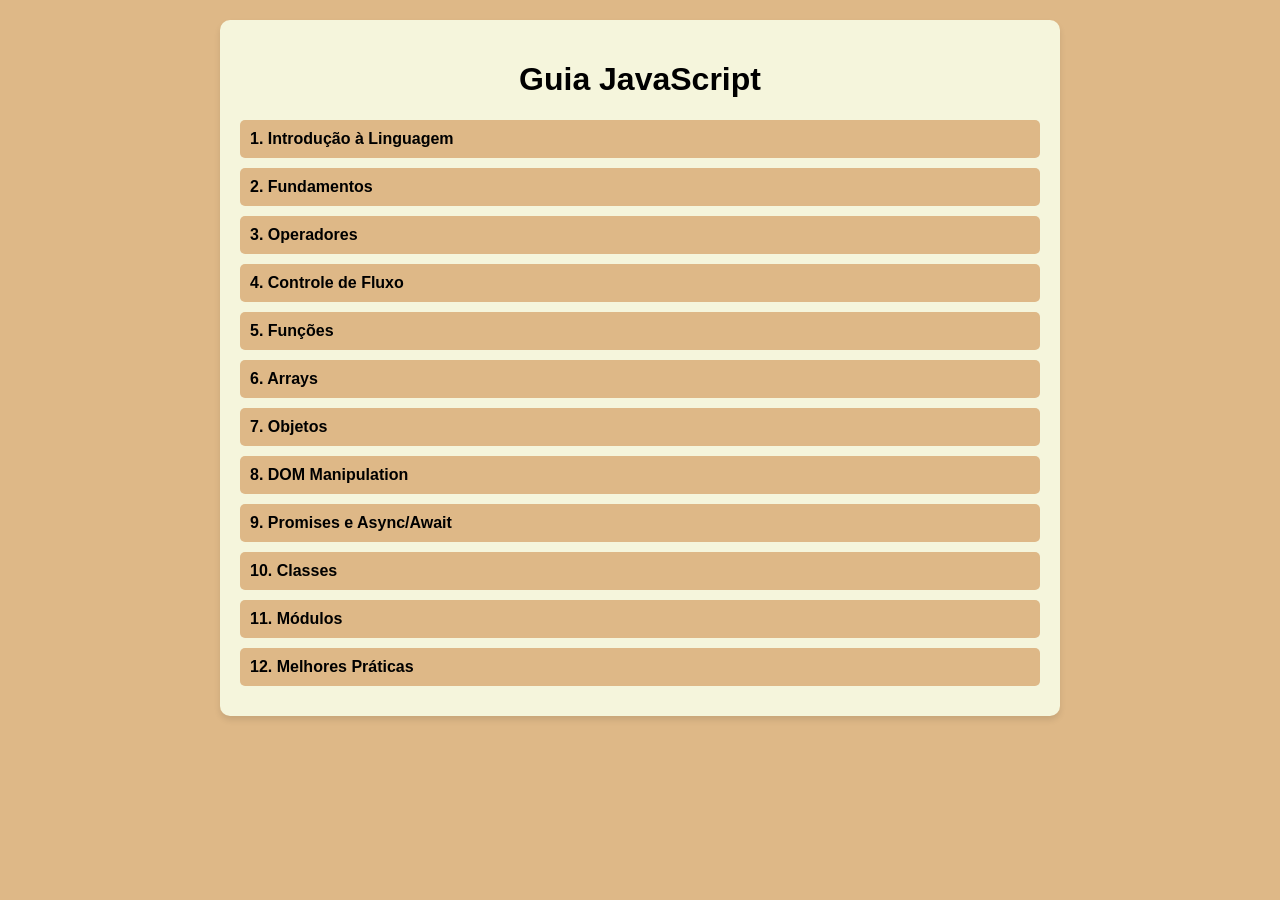
<file: guia-html/jscript-html/index.html>
<!DOCTYPE html>
<html lang="pt-br">
<head>
    <meta charset="UTF-8">
    <meta name="viewport" content="width=device-width, initial-scale=1.0">
    <title>Guia JavaScript</title>
    <style>
        body {
            font-family: Arial, sans-serif;
            background-color: burlywood;
            color: black;
            margin: 0;
            padding: 0;
        }
        .container {
            max-width: 800px;
            margin: 20px auto;
            padding: 20px;
            background-color: #f5f5dc; /* Um tom mais claro de burlywood */
            border-radius: 10px;
            box-shadow: 0 4px 6px rgba(0, 0, 0, 0.1);
        }
        h1 {
            text-align: center;
            color: black;
        }
        .item {
            margin-bottom: 10px;
        }
        .item-header {
            background-color: #deb887; /* Burlywood mais escuro */
            color: black;
            padding: 10px;
            cursor: pointer;
            border-radius: 5px;
            font-weight: bold;
        }
        .item-content {
            display: none;
            padding: 10px;
            background-color: #f5f5dc;
            border: 1px solid #deb887;
            border-radius: 5px;
        }
        pre {
            background-color: #f5f5f5;
            padding: 10px;
            border-radius: 5px;
            overflow-x: auto;
        }
        @media (max-width: 600px) {
            .container {
                padding: 10px;
            }
            .item-header {
                font-size: 16px;
            }
        }
    </style>
</head>
<body>
    <div class="container">
        <h1>Guia JavaScript</h1>

        <!-- Item 1 -->
        <div class="item">
            <div class="item-header" onclick="toggleContent('content1')">1. Introdução à Linguagem</div>
            <div id="content1" class="item-content">
                <p><strong>Descrição:</strong> JavaScript é uma linguagem de programação versátil usada principalmente para desenvolvimento web. Ela é executada no navegador e também no backend com Node.js.</p>
                <p><strong>Exemplo 1:</strong> Primeiro programa em JavaScript.</p>
                <pre>
console.log("Olá, mundo!");
                </pre>
                <p><strong>Exemplo 2:</strong> Inserindo JavaScript em HTML.</p>
                <pre>
<script>
    alert("Isso é JavaScript!");
</script>
                </pre>
            </div>
        </div>

        <!-- Item 2 -->
        <div class="item">
            <div class="item-header" onclick="toggleContent('content2')">2. Fundamentos</div>
            <div id="content2" class="item-content">
                <p><strong>Descrição:</strong> Os fundamentos incluem variáveis, tipos de dados e operadores.</p>
                <p><strong>Exemplo 1:</strong> Declaração de variáveis.</p>
                <pre>
let nome = "JavaScript";
const anoCriacao = 1995;
var versao = "ES6"; // Evite usar var
console.log(nome, anoCriacao, versao);
                </pre>
                <p><strong>Exemplo 2:</strong> Tipos de dados.</p>
                <pre>
let numero = 42; // Number
let texto = "Olá"; // String
let ativo = true; // Boolean
let lista = [1, 2, 3]; // Array
let objeto = { chave: "valor" }; // Object
console.log(typeof numero, typeof texto, typeof ativo, typeof lista, typeof objeto);
                </pre>
            </div>
        </div>

        <!-- Item 3 -->
        <div class="item">
            <div class="item-header" onclick="toggleContent('content3')">3. Operadores</div>
            <div id="content3" class="item-content">
                <p><strong>Descrição:</strong> JavaScript suporta operadores aritméticos, relacionais e lógicos.</p>
                <p><strong>Exemplo 1:</strong> Operadores aritméticos.</p>
                <pre>
let a = 10;
let b = 3;
console.log("Soma:", a + b); // 13
console.log("Subtração:", a - b); // 7
console.log("Multiplicação:", a * b); // 30
console.log("Divisão:", a / b); // 3.333...
console.log("Resto:", a % b); // 1
                </pre>
                <p><strong>Exemplo 2:</strong> Operadores lógicos.</p>
                <pre>
let x = true;
let y = false;
console.log("AND:", x && y); // false
console.log("OR:", x || y); // true
console.log("NOT:", !x); // false
                </pre>
            </div>
        </div>

        <!-- Item 4 -->
        <div class="item">
            <div class="item-header" onclick="toggleContent('content4')">4. Controle de Fluxo</div>
            <div id="content4" class="item-content">
                <p><strong>Descrição:</strong> Estruturas de controle como `if`, `for` e `while` permitem controlar o fluxo de execução.</p>
                <p><strong>Exemplo 1:</strong> Condicionais com `if`.</p>
                <pre>
let idade = 18;
if (idade >= 18) {
    console.log("Maior de idade");
} else {
    console.log("Menor de idade");
}
                </pre>
                <p><strong>Exemplo 2:</strong> Laços com `for`.</p>
                <pre>
for (let i = 1; i <= 5; i++) {
    console.log("Número:", i);
}
                </pre>
            </div>
        </div>

        <!-- Item 5 -->
        <div class="item">
            <div class="item-header" onclick="toggleContent('content5')">5. Funções</div>
            <div id="content5" class="item-content">
                <p><strong>Descrição:</strong> Funções são blocos de código reutilizáveis que podem aceitar parâmetros e retornar valores.</p>
                <p><strong>Exemplo 1:</strong> Função básica.</p>
                <pre>
function saudacao(nome) {
    return `Olá, ${nome}!`;
}
console.log(saudacao("João"));
                </pre>
                <p><strong>Exemplo 2:</strong> Funções anônimas e arrow functions.</p>
                <pre>
// Função anônima
const soma = function(a, b) {
    return a + b;
};
console.log(soma(5, 3));

// Arrow function
const multiplicacao = (a, b) => a * b;
console.log(multiplicacao(4, 5));
                </pre>
            </div>
        </div>

        <!-- Item 6 -->
        <div class="item">
            <div class="item-header" onclick="toggleContent('content6')">6. Arrays</div>
            <div id="content6" class="item-content">
                <p><strong>Descrição:</strong> Arrays são coleções ordenadas de elementos.</p>
                <p><strong>Exemplo 1:</strong> Manipulação básica de arrays.</p>
                <pre>
let numeros = [1, 2, 3, 4];
numeros.push(5); // Adiciona ao final
numeros.pop(); // Remove o último elemento
console.log(numeros);

// Iterando com forEach
numeros.forEach((numero) => {
    console.log(numero);
});
                </pre>
                <p><strong>Exemplo 2:</strong> Métodos avançados de array.</p>
                <pre>
let numeros = [1, 2, 3, 4];

// Map
let dobrados = numeros.map((numero) => numero * 2);
console.log(dobrados);

// Filter
let pares = numeros.filter((numero) => numero % 2 === 0);
console.log(pares);

// Reduce
let soma = numeros.reduce((total, numero) => total + numero, 0);
console.log(soma);
                </pre>
            </div>
        </div>

        <!-- Item 7 -->
        <div class="item">
            <div class="item-header" onclick="toggleContent('content7')">7. Objetos</div>
            <div id="content7" class="item-content">
                <p><strong>Descrição:</strong> Objetos são coleções de pares chave-valor.</p>
                <p><strong>Exemplo 1:</strong> Criação e manipulação de objetos.</p>
                <pre>
let pessoa = {
    nome: "Maria",
    idade: 25,
    saudacao: function() {
        console.log(`Olá, meu nome é ${this.nome}`);
    }
};
pessoa.saudacao();
                </pre>
                <p><strong>Exemplo 2:</strong> Acesso dinâmico a propriedades.</p>
                <pre>
let produto = {
    nome: "Camiseta",
    preco: 50
};
console.log(produto["nome"]); // Camiseta
produto["cor"] = "Azul";
console.log(produto.cor); // Azul
                </pre>
            </div>
        </div>

        <!-- Item 8 -->
        <div class="item">
            <div class="item-header" onclick="toggleContent('content8')">8. DOM Manipulation</div>
            <div id="content8" class="item-content">
                <p><strong>Descrição:</strong> O DOM (Document Object Model) permite interagir com o HTML e CSS usando JavaScript.</p>
                <p><strong>Exemplo 1:</strong> Alterando conteúdo de um elemento.</p>
                <pre>
document.getElementById("titulo").innerText = "Novo Título";
                </pre>
                <p><strong>Exemplo 2:</strong> Adicionando eventos.</p>
                <pre>
document.getElementById("botao").addEventListener("click", () => {
    alert("Botão clicado!");
});
                </pre>
            </div>
        </div>

        <!-- Item 9 -->
        <div class="item">
            <div class="item-header" onclick="toggleContent('content9')">9. Promises e Async/Await</div>
            <div id="content9" class="item-content">
                <p><strong>Descrição:</strong> Promises e async/await facilitam o trabalho com código assíncrono.</p>
                <p><strong>Exemplo 1:</strong> Uso de Promises.</p>
                <pre>
function obterDados() {
    return new Promise((resolve, reject) => {
        setTimeout(() => resolve("Dados obtidos"), 1000);
    });
}
obterDados().then((resultado) => {
    console.log(resultado);
});
                </pre>
                <p><strong>Exemplo 2:</strong> Uso de async/await.</p>
                <pre>
async function buscarDados() {
    let resultado = await obterDados();
    console.log(resultado);
}
buscarDados();
                </pre>
            </div>
        </div>

        <!-- Item 10 -->
        <div class="item">
            <div class="item-header" onclick="toggleContent('content10')">10. Classes</div>
            <div id="content10" class="item-content">
                <p><strong>Descrição:</strong> Classes são uma forma de criar objetos com métodos e propriedades.</p>
                <p><strong>Exemplo 1:</strong> Criando uma classe.</p>
                <pre>
class Pessoa {
    constructor(nome, idade) {
        this.nome = nome;
        this.idade = idade;
    }
    saudacao() {
        console.log(`Olá, sou ${this.nome} e tenho ${this.idade} anos.`);
    }
}
let joao = new Pessoa("João", 30);
joao.saudacao();
                </pre>
                <p><strong>Exemplo 2:</strong> Herança de classes.</p>
                <pre>
class Funcionario extends Pessoa {
    constructor(nome, idade, cargo) {
        super(nome, idade);
        this.cargo = cargo;
    }
    detalhes() {
        console.log(`${this.nome} é ${this.cargo}.`);
    }
}
let maria = new Funcionario("Maria", 25, "Desenvolvedora");
maria.detalhes();
                </pre>
            </div>
        </div>

        <!-- Item 11 -->
        <div class="item">
            <div class="item-header" onclick="toggleContent('content11')">11. Módulos</div>
            <div id="content11" class="item-content">
                <p><strong>Descrição:</strong> Módulos permitem organizar o código em arquivos separados.</p>
                <p><strong>Exemplo 1:</strong> Exportando e importando módulos.</p>
                <pre>
// math.js
export function soma(a, b) {
    return a + b;
}

// main.js
import { soma } from './math.js';
console.log(soma(5, 3)); // 8
                </pre>
            </div>
        </div>

        <!-- Item 12 -->
        <div class="item">
            <div class="item-header" onclick="toggleContent('content12')">12. Melhores Práticas</div>
            <div id="content12" class="item-content">
                <p><strong>Descrição:</strong> Boas práticas incluem uso de const/let, evitar var, modularização e tratamento de erros.</p>
                <p><strong>Exemplo 1:</strong> Tratamento de erros com try/catch.</p>
                <pre>
try {
    throw new Error("Erro simulado");
} catch (erro) {
    console.error("Erro capturado:", erro.message);
}
                </pre>
                <p><strong>Exemplo 2:</strong> Modularização do código.</p>
                <pre>
// utils.js
export function formatarData(data) {
    return data.toISOString().split("T")[0];
}

// app.js
import { formatarData } from './utils.js';
console.log(formatarData(new Date())); // YYYY-MM-DD
                </pre>
            </div>
        </div>
    </div>

    <script>
        function toggleContent(id) {
            const content = document.getElementById(id);
            if (content.style.display === "block") {
                content.style.display = "none";
            } else {
                content.style.display = "block";
            }
        }
    </script>
</body>
</html>
</file>
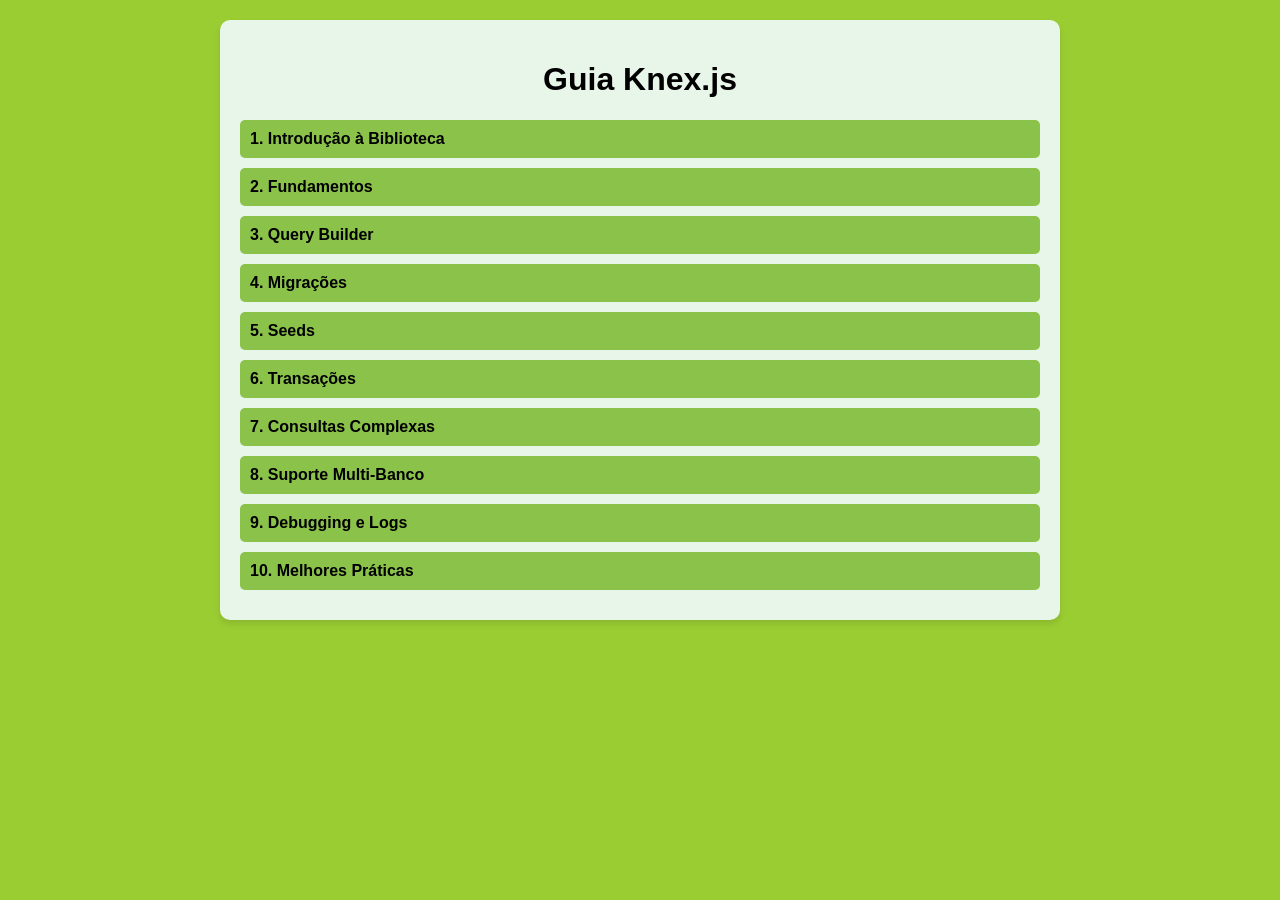
<file: guia-html/knex-html/index.html>
<!DOCTYPE html>
<html lang="pt-br">
<head>
    <meta charset="UTF-8">
    <meta name="viewport" content="width=device-width, initial-scale=1.0">
    <title>Guia Knex.js</title>
    <style>
        body {
            font-family: Arial, sans-serif;
            background-color: yellowgreen;
            color: black;
            margin: 0;
            padding: 0;
        }
        .container {
            max-width: 800px;
            margin: 20px auto;
            padding: 20px;
            background-color: #e8f5e9; /* Um tom mais claro de yellowgreen */
            border-radius: 10px;
            box-shadow: 0 4px 6px rgba(0, 0, 0, 0.1);
        }
        h1 {
            text-align: center;
            color: black;
        }
        .item {
            margin-bottom: 10px;
        }
        .item-header {
            background-color: #8bc34a; /* Yellowgreen mais escuro */
            color: black;
            padding: 10px;
            cursor: pointer;
            border-radius: 5px;
            font-weight: bold;
        }
        .item-content {
            display: none;
            padding: 10px;
            background-color: #e8f5e9;
            border: 1px solid #8bc34a;
            border-radius: 5px;
        }
        pre {
            background-color: #f5f5f5;
            padding: 10px;
            border-radius: 5px;
            overflow-x: auto;
        }
        @media (max-width: 600px) {
            .container {
                padding: 10px;
            }
            .item-header {
                font-size: 16px;
            }
        }
    </style>
</head>
<body>
    <div class="container">
        <h1>Guia Knex.js</h1>

        <!-- Item 1 -->
        <div class="item">
            <div class="item-header" onclick="toggleContent('content1')">1. Introdução à Biblioteca</div>
            <div id="content1" class="item-content">
                <p><strong>Descrição:</strong> Knex.js é uma biblioteca de construção de consultas SQL para Node.js. Ele permite interagir com bancos de dados SQL de forma programática, segura e modular.</p>
                <p><strong>Exemplo 1:</strong> Instalação do Knex.js.</p>
                <pre>
# Execute no terminal:
npm install knex pg
                </pre>
                <p><strong>Exemplo 2:</strong> Configuração inicial.</p>
                <pre>
// knexfile.js
module.exports = {
    development: {
        client: 'pg',
        connection: {
            host: 'localhost',
            user: 'seu_usuario',
            password: 'sua_senha',
            database: 'seu_banco'
        },
        migrations: {
            directory: './migrations'
        },
        seeds: {
            directory: './seeds'
        }
    }
};
                </pre>
            </div>
        </div>

        <!-- Item 2 -->
        <div class="item">
            <div class="item-header" onclick="toggleContent('content2')">2. Fundamentos</div>
            <div id="content2" class="item-content">
                <p><strong>Descrição:</strong> Os fundamentos incluem a criação de consultas básicas e conexão com o banco de dados.</p>
                <p><strong>Exemplo 1:</strong> Conexão com o banco de dados.</p>
                <pre>
const knex = require('knex')(require('./knexfile').development);

async function testarConexao() {
    try {
        await knex.raw('SELECT 1+1 AS result');
        console.log('Conexão bem-sucedida!');
    } catch (error) {
        console.error('Erro ao conectar:', error);
    }
}
testarConexao();
                </pre>
                <p><strong>Exemplo 2:</strong> Consulta básica.</p>
                <pre>
const knex = require('knex')(require('./knexfile').development);

async function consultarUsuarios() {
    const usuarios = await knex('usuarios').select('nome', 'email');
    console.log(usuarios);
}
consultarUsuarios();
                </pre>
            </div>
        </div>

        <!-- Item 3 -->
        <div class="item">
            <div class="item-header" onclick="toggleContent('content3')">3. Query Builder</div>
            <div id="content3" class="item-content">
                <p><strong>Descrição:</strong> O Query Builder do Knex.js permite construir consultas SQL de forma programática.</p>
                <p><strong>Exemplo 1:</strong> Inserindo dados.</p>
                <pre>
const knex = require('knex')(require('./knexfile').development);

async function inserirUsuario() {
    await knex('usuarios').insert({
        nome: 'João',
        email: 'joao@example.com',
        idade: 25
    });
    console.log('Usuário inserido!');
}
inserirUsuario();
                </pre>
                <p><strong>Exemplo 2:</strong> Atualizando dados.</p>
                <pre>
const knex = require('knex')(require('./knexfile').development);

async function atualizarUsuario() {
    await knex('usuarios')
        .where('id', 1)
        .update({ idade: 26 });
    console.log('Usuário atualizado!');
}
atualizarUsuario();
                </pre>
            </div>
        </div>

        <!-- Item 4 -->
        <div class="item">
            <div class="item-header" onclick="toggleContent('content4')">4. Migrações</div>
            <div id="content4" class="item-content">
                <p><strong>Descrição:</strong> Migrações permitem gerenciar alterações no esquema do banco de dados de forma controlada.</p>
                <p><strong>Exemplo 1:</strong> Criando uma migração.</p>
                <pre>
# Execute no terminal:
npx knex migrate:make create_usuarios_table
                </pre>
                <p><strong>Exemplo 2:</strong> Implementando a migração.</p>
                <pre>
// migrations/20231010_create_usuarios_table.js
exports.up = function(knex) {
    return knex.schema.createTable('usuarios', function(table) {
        table.increments('id').primary();
        table.string('nome').notNullable();
        table.string('email').unique().notNullable();
        table.integer('idade');
        table.timestamps(true, true); // created_at e updated_at
    });
};

exports.down = function(knex) {
    return knex.schema.dropTable('usuarios');
};
                </pre>
                <p><strong>Exemplo 3:</strong> Executando a migração.</p>
                <pre>
# Execute no terminal:
npx knex migrate:latest
                </pre>
            </div>
        </div>

        <!-- Item 5 -->
        <div class="item">
            <div class="item-header" onclick="toggleContent('content5')">5. Seeds</div>
            <div id="content5" class="item-content">
                <p><strong>Descrição:</strong> Seeds permitem popular o banco de dados com dados iniciais ou de teste.</p>
                <p><strong>Exemplo 1:</strong> Criando uma seed.</p>
                <pre>
# Execute no terminal:
npx knex seed:make usuarios_seed
                </pre>
                <p><strong>Exemplo 2:</strong> Implementando a seed.</p>
                <pre>
// seeds/usuarios_seed.js
exports.seed = async function(knex) {
    await knex('usuarios').insert([
        { nome: 'Maria', email: 'maria@example.com', idade: 30 },
        { nome: 'Pedro', email: 'pedro@example.com', idade: 22 }
    ]);
};
                </pre>
                <p><strong>Exemplo 3:</strong> Executando a seed.</p>
                <pre>
# Execute no terminal:
npx knex seed:run
                </pre>
            </div>
        </div>

        <!-- Item 6 -->
        <div class="item">
            <div class="item-header" onclick="toggleContent('content6')">6. Transações</div>
            <div id="content6" class="item-content">
                <p><strong>Descrição:</strong> Transações garantem a integridade dos dados em operações complexas.</p>
                <p><strong>Exemplo 1:</strong> Usando transações.</p>
                <pre>
const knex = require('knex')(require('./knexfile').development);

async function realizarTransacao() {
    const trx = await knex.transaction();
    try {
        await trx('usuarios').insert({ nome: 'Ana', email: 'ana@example.com', idade: 28 });
        await trx('usuarios').where('id', 1).update({ idade: 27 });
        await trx.commit();
        console.log('Transação concluída!');
    } catch (error) {
        await trx.rollback();
        console.error('Erro na transação:', error);
    }
}
realizarTransacao();
                </pre>
            </div>
        </div>

        <!-- Item 7 -->
        <div class="item">
            <div class="item-header" onclick="toggleContent('content7')">7. Consultas Complexas</div>
            <div id="content7" class="item-content">
                <p><strong>Descrição:</strong> Knex.js suporta consultas avançadas, como joins e agregações.</p>
                <p><strong>Exemplo 1:</strong> Join entre tabelas.</p>
                <pre>
const knex = require('knex')(require('./knexfile').development);

async function consultarPedidosComUsuarios() {
    const resultados = await knex('pedidos')
        .join('usuarios', 'pedidos.usuario_id', 'usuarios.id')
        .select('usuarios.nome', 'pedidos.produto');
    console.log(resultados);
}
consultarPedidosComUsuarios();
                </pre>
                <p><strong>Exemplo 2:</strong> Agregações.</p>
                <pre>
const knex = require('knex')(require('./knexfile').development);

async function calcularTotalDePedidos() {
    const total = await knex('pedidos').sum('valor as total');
    console.log(total);
}
calcularTotalDePedidos();
                </pre>
            </div>
        </div>

        <!-- Item 8 -->
        <div class="item">
            <div class="item-header" onclick="toggleContent('content8')">8. Suporte Multi-Banco</div>
            <div id="content8" class="item-content">
                <p><strong>Descrição:</strong> Knex.js suporta múltiplos bancos de dados, como MySQL, PostgreSQL, SQLite e MSSQL.</p>
                <p><strong>Exemplo 1:</strong> Trocando de banco de dados.</p>
                <pre>
// knexfile.js
module.exports = {
    development: {
        client: 'mysql', // Altere para 'sqlite3', 'mssql', etc.
        connection: {
            host: 'localhost',
            user: 'seu_usuario',
            password: 'sua_senha',
            database: 'seu_banco'
        }
    }
};
                </pre>
            </div>
        </div>

        <!-- Item 9 -->
        <div class="item">
            <div class="item-header" onclick="toggleContent('content9')">9. Debugging e Logs</div>
            <div id="content9" class="item-content">
                <p><strong>Descrição:</strong> Knex.js oferece suporte a logs para depuração de consultas.</p>
                <p><strong>Exemplo 1:</strong> Habilitando logs.</p>
                <pre>
const knex = require('knex')({
    client: 'pg',
    connection: {
        host: 'localhost',
        user: 'seu_usuario',
        password: 'sua_senha',
        database: 'seu_banco'
    },
    debug: true // Habilita logs detalhados
});

async function consultarUsuarios() {
    const usuarios = await knex('usuarios').select('*');
    console.log(usuarios);
}
consultarUsuarios();
                </pre>
            </div>
        </div>

        <!-- Item 10 -->
        <div class="item">
            <div class="item-header" onclick="toggleContent('content10')">10. Melhores Práticas</div>
            <div id="content10" class="item-content">
                <p><strong>Descrição:</strong> Boas práticas para usar Knex.js incluem organização de código, uso de migrações e evitar queries inline.</p>
                <p><strong>Exemplo 1:</strong> Organização de consultas em funções.</p>
                <pre>
// db/queries.js
const knex = require('knex')(require('../knexfile').development);

async function buscarUsuarios() {
    return knex('usuarios').select('*');
}

module.exports = { buscarUsuarios };

// index.js
const { buscarUsuarios } = require('./db/queries');

async function main() {
    const usuarios = await buscarUsuarios();
    console.log(usuarios);
}
main();
                </pre>
                <p><strong>Exemplo 2:</strong> Evitando queries inline.</p>
                <pre>
// Ruim: Query inline
await knex.raw('SELECT * FROM usuarios WHERE idade > ?', [18]);

// Bom: Query Builder
await knex('usuarios').where('idade', '>', 18).select('*');
                </pre>
            </div>
        </div>
    </div>

    <script>
        function toggleContent(id) {
            const content = document.getElementById(id);
            if (content.style.display === "block") {
                content.style.display = "none";
            } else {
                content.style.display = "block";
            }
        }
    </script>
</body>
</html>
</file>
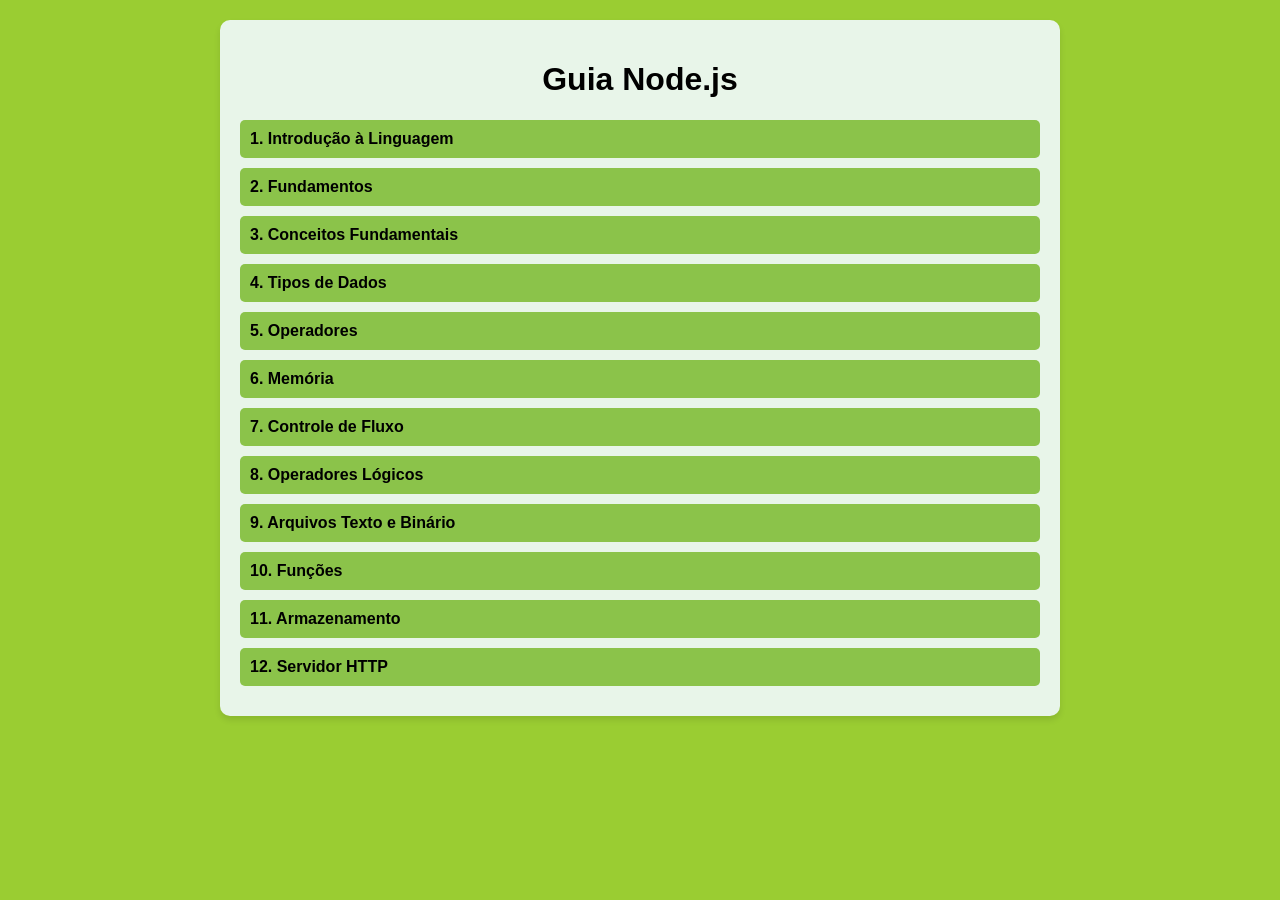
<file: guia-html/nodejs-html/index.html>
<!DOCTYPE html>
<html lang="pt-br">
<head>
    <meta charset="UTF-8">
    <meta name="viewport" content="width=device-width, initial-scale=1.0">
    <title>Guia Node.js</title>
    <style>
        body {
            font-family: Arial, sans-serif;
            background-color: yellowgreen;
            color: black;
            margin: 0;
            padding: 0;
        }
        .container {
            max-width: 800px;
            margin: 20px auto;
            padding: 20px;
            background-color: #e8f5e9; /* Um tom mais claro de yellowgreen */
            border-radius: 10px;
            box-shadow: 0 4px 6px rgba(0, 0, 0, 0.1);
        }
        h1 {
            text-align: center;
            color: black;
        }
        .item {
            margin-bottom: 10px;
        }
        .item-header {
            background-color: #8bc34a; /* Yellowgreen mais escuro */
            color: black;
            padding: 10px;
            cursor: pointer;
            border-radius: 5px;
            font-weight: bold;
        }
        .item-content {
            display: none;
            padding: 10px;
            background-color: #e8f5e9;
            border: 1px solid #8bc34a;
            border-radius: 5px;
        }
        pre {
            background-color: #f5f5f5;
            padding: 10px;
            border-radius: 5px;
            overflow-x: auto;
        }
        @media (max-width: 600px) {
            .container {
                padding: 10px;
            }
            .item-header {
                font-size: 16px;
            }
        }
    </style>
</head>
<body>
    <div class="container">
        <h1>Guia Node.js</h1>

        <!-- Item 1 -->
        <div class="item">
            <div class="item-header" onclick="toggleContent('content1')">1. Introdução à Linguagem</div>
            <div id="content1" class="item-content">
                <p><strong>Descrição:</strong> Node.js é uma plataforma JavaScript baseada no motor V8 do Google Chrome. É usada para criar aplicativos backend, APIs e ferramentas CLI.</p>
                <p><strong>Exemplo 1:</strong> Instalação do Node.js.</p>
                <pre>
# Execute no terminal:
# npm install -g node
                </pre>
                <p><strong>Exemplo 2:</strong> Verificação da versão instalada.</p>
                <pre>
// Execute no terminal:
// node --version
                </pre>
            </div>
        </div>

        <!-- Item 2 -->
        <div class="item">
            <div class="item-header" onclick="toggleContent('content2')">2. Fundamentos</div>
            <div id="content2" class="item-content">
                <p><strong>Descrição:</strong> Os fundamentos incluem variáveis, funções e módulos.</p>
                <p><strong>Exemplo 1:</strong> Variáveis e funções.</p>
                <pre>
const nome = "Node.js";
function saudacao() {
    console.log(`Olá, ${nome}!`);
}
saudacao();
                </pre>
                <p><strong>Exemplo 2:</strong> Importação de módulos.</p>
                <pre>
const fs = require("fs");
fs.readFile("arquivo.txt", "utf8", (err, data) => {
    if (err) throw err;
    console.log(data);
});
                </pre>
            </div>
        </div>

        <!-- Item 3 -->
        <div class="item">
            <div class="item-header" onclick="toggleContent('content3')">3. Conceitos Fundamentais</div>
            <div id="content3" class="item-content">
                <p><strong>Descrição:</strong> Node.js usa um modelo assíncrono e não bloqueante para lidar com operações de I/O.</p>
                <p><strong>Exemplo 1:</strong> Função assíncrona com `setTimeout`.</p>
                <pre>
console.log("Início");
setTimeout(() => {
    console.log("Executando após 2 segundos");
}, 2000);
console.log("Fim");
                </pre>
                <p><strong>Exemplo 2:</strong> Uso de Promises.</p>
                <pre>
const promise = new Promise((resolve, reject) => {
    setTimeout(() => resolve("Sucesso!"), 1000);
});
promise.then((resultado) => {
    console.log(resultado);
});
                </pre>
            </div>
        </div>

        <!-- Item 4 -->
        <div class="item">
            <div class="item-header" onclick="toggleContent('content4')">4. Tipos de Dados</div>
            <div id="content4" class="item-content">
                <p><strong>Descrição:</strong> Node.js suporta tipos primitivos como strings, números, booleanos, além de objetos e arrays.</p>
                <p><strong>Exemplo 1:</strong> Tipos primitivos.</p>
                <pre>
const texto = "Hello, Node.js";
const numero = 42;
const booleano = true;
console.log(texto, numero, booleano);
                </pre>
                <p><strong>Exemplo 2:</strong> Objetos e arrays.</p>
                <pre>
const pessoa = { nome: "João", idade: 30 };
const numeros = [1, 2, 3, 4];
console.log(pessoa, numeros);
                </pre>
            </div>
        </div>

        <!-- Item 5 -->
        <div class="item">
            <div class="item-header" onclick="toggleContent('content5')">5. Operadores</div>
            <div id="content5" class="item-content">
                <p><strong>Descrição:</strong> Node.js suporta operadores aritméticos, relacionais e lógicos.</p>
                <p><strong>Exemplo 1:</strong> Operadores aritméticos.</p>
                <pre>
const a = 10;
const b = 3;
console.log("Soma:", a + b);
console.log("Subtração:", a - b);
console.log("Multiplicação:", a * b);
console.log("Divisão:", a / b);
console.log("Resto:", a % b);
                </pre>
                <p><strong>Exemplo 2:</strong> Operadores lógicos.</p>
                <pre>
const x = true;
const y = false;
console.log("AND:", x && y);
console.log("OR:", x || y);
console.log("NOT:", !x);
                </pre>
            </div>
        </div>

        <!-- Item 6 -->
        <div class="item">
            <div class="item-header" onclick="toggleContent('content6')">6. Memória</div>
            <div id="content6" class="item-content">
                <p><strong>Descrição:</strong> Node.js gerencia memória automaticamente, mas permite controle manual usando referências e garbage collection.</p>
                <p><strong>Exemplo 1:</strong> Uso de referências.</p>
                <pre>
const obj1 = { valor: 42 };
const obj2 = obj1; // obj2 aponta para o mesmo objeto que obj1
obj2.valor = 100;
console.log(obj1.valor); // Saída: 100
                </pre>
                <p><strong>Exemplo 2:</strong> Limpeza de memória.</p>
                <pre>
let grandeObjeto = new Array(1000000).fill("dados");
grandeObjeto = null; // Libera a memória
                </pre>
            </div>
        </div>

        <!-- Item 7 -->
        <div class="item">
            <div class="item-header" onclick="toggleContent('content7')">7. Controle de Fluxo</div>
            <div id="content7" class="item-content">
                <p><strong>Descrição:</strong> Estruturas de controle como `if`, `for` e `while` permitem controlar o fluxo de execução.</p>
                <p><strong>Exemplo 1:</strong> Condicionais com `if`.</p>
                <pre>
const idade = 18;
if (idade >= 18) {
    console.log("Maior de idade");
} else {
    console.log("Menor de idade");
}
                </pre>
                <p><strong>Exemplo 2:</strong> Laços com `for`.</p>
                <pre>
for (let i = 1; i <= 5; i++) {
    console.log("Número:", i);
}
                </pre>
            </div>
        </div>

        <!-- Item 8 -->
        <div class="item">
            <div class="item-header" onclick="toggleContent('content8')">8. Operadores Lógicos</div>
            <div id="content8" class="item-content">
                <p><strong>Descrição:</strong> Operadores lógicos (`&&`, `||`, `!`) são usados para combinar condições.</p>
                <p><strong>Exemplo 1:</strong> Combinação de condições.</p>
                <pre>
const x = 10;
const y = 20;
if (x > 5 && y < 30) {
    console.log("Ambas as condições são verdadeiras");
}
                </pre>
                <p><strong>Exemplo 2:</strong> Negação lógica.</p>
                <pre>
const ativo = false;
if (!ativo) {
    console.log("Inativo");
}
                </pre>
            </div>
        </div>

        <!-- Item 9 -->
        <div class="item">
            <div class="item-header" onclick="toggleContent('content9')">9. Arquivos Texto e Binário</div>
            <div id="content9" class="item-content">
                <p><strong>Descrição:</strong> Node.js oferece suporte para leitura e escrita de arquivos texto e binários.</p>
                <p><strong>Exemplo 1:</strong> Leitura de arquivo texto.</p>
                <pre>
const fs = require("fs");
fs.readFile("arquivo.txt", "utf8", (err, data) => {
    if (err) throw err;
    console.log(data);
});
                </pre>
                <p><strong>Exemplo 2:</strong> Escrita em arquivo binário.</p>
                <pre>
const fs = require("fs");
const buffer = Buffer.from([0x00, 0xFF]);
fs.writeFile("arquivo.bin", buffer, (err) => {
    if (err) throw err;
    console.log("Arquivo binário criado!");
});
                </pre>
            </div>
        </div>

        <!-- Item 10 -->
        <div class="item">
            <div class="item-header" onclick="toggleContent('content10')">10. Funções</div>
            <div id="content10" class="item-content">
                <p><strong>Descrição:</strong> Funções são blocos de código reutilizáveis que podem aceitar parâmetros e retornar valores.</p>
                <p><strong>Exemplo 1:</strong> Função básica.</p>
                <pre>
function soma(a, b) {
    return a + b;
}
console.log("Soma:", soma(5, 3));
                </pre>
                <p><strong>Exemplo 2:</strong> Função assíncrona.</p>
                <pre>
async function fetchData() {
    const response = await fetch("https://jsonplaceholder.typicode.com/posts/1");
    const data = await response.json();
    console.log(data);
}
fetchData();
                </pre>
            </div>
        </div>

        <!-- Item 11 -->
        <div class="item">
            <div class="item-header" onclick="toggleContent('content11')">11. Armazenamento</div>
            <div id="content11" class="item-content">
                <p><strong>Descrição:</strong> Node.js pode integrar-se com bancos de dados SQL e NoSQL.</p>
                <p><strong>Exemplo 1:</strong> Conexão com MongoDB.</p>
                <pre>
const { MongoClient } = require("mongodb");
async function main() {
    const uri = "mongodb://localhost:27017";
    const client = new MongoClient(uri);
    try {
        await client.connect();
        console.log("Conectado ao MongoDB!");
    } finally {
        await client.close();
    }
}
main().catch(console.error);
                </pre>
                <p><strong>Exemplo 2:</strong> Armazenamento em memória com objetos.</p>
                <pre>
const cache = {};
cache["chave1"] = 42;
console.log("Valor:", cache["chave1"]);
                </pre>
            </div>
        </div>

        <!-- Item 12 -->
        <div class="item">
            <div class="item-header" onclick="toggleContent('content12')">12. Servidor HTTP</div>
            <div id="content12" class="item-content">
                <p><strong>Descrição:</strong> Node.js é amplamente usado para criar servidores HTTP.</p>
                <p><strong>Exemplo 1:</strong> Servidor HTTP básico.</p>
                <pre>
const http = require("http");
const server = http.createServer((req, res) => {
    res.writeHead(200, { "Content-Type": "text/plain" });
    res.end("Hello, World!");
});
server.listen(3000, () => {
    console.log("Servidor rodando em http://localhost:3000");
});
                </pre>
                <p><strong>Exemplo 2:</strong> Roteamento básico.</p>
                <pre>
const http = require("http");
const server = http.createServer((req, res) => {
    if (req.url === "/") {
        res.writeHead(200, { "Content-Type": "text/plain" });
        res.end("Página inicial");
    } else if (req.url === "/sobre") {
        res.writeHead(200, { "Content-Type": "text/plain" });
        res.end("Sobre nós");
    } else {
        res.writeHead(404, { "Content-Type": "text/plain" });
        res.end("Página não encontrada");
    }
});
server.listen(3000, () => {
    console.log("Servidor rodando em http://localhost:3000");
});
                </pre>
            </div>
        </div>
    </div>

    <script>
        function toggleContent(id) {
            const content = document.getElementById(id);
            if (content.style.display === "block") {
                content.style.display = "none";
            } else {
                content.style.display = "block";
            }
        }
    </script>
</body>
</html>
</file>
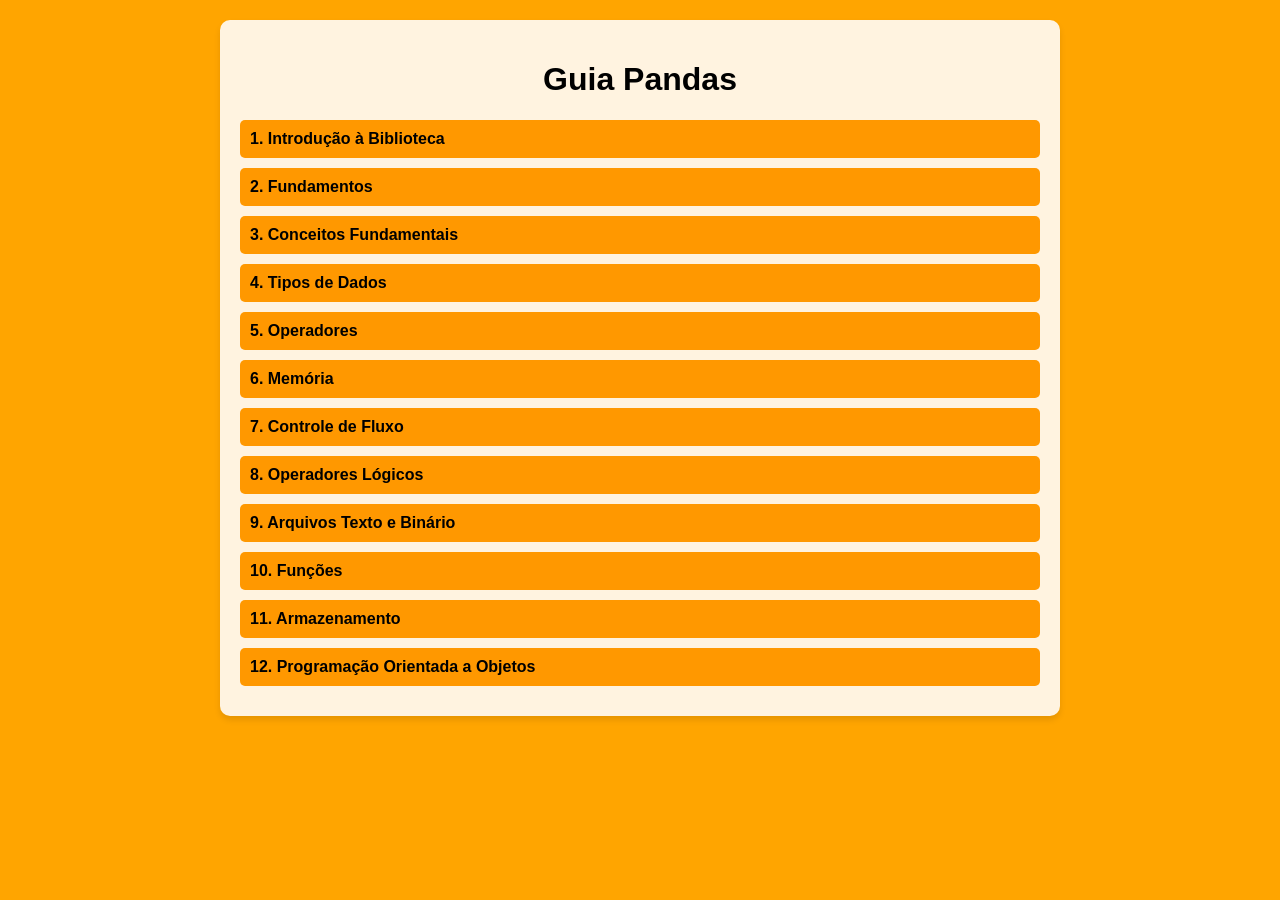
<file: guia-html/pandas-html/index.html>
<!DOCTYPE html>
<html lang="pt-br">
<head>
    <meta charset="UTF-8">
    <meta name="viewport" content="width=device-width, initial-scale=1.0">
    <title>Guia Pandas</title>
    <style>
        body {
            font-family: Arial, sans-serif;
            background-color: orange;
            color: black;
            margin: 0;
            padding: 0;
        }
        .container {
            max-width: 800px;
            margin: 20px auto;
            padding: 20px;
            background-color: #fff3e0; /* Um tom mais claro de laranja */
            border-radius: 10px;
            box-shadow: 0 4px 6px rgba(0, 0, 0, 0.1);
        }
        h1 {
            text-align: center;
            color: black;
        }
        .item {
            margin-bottom: 10px;
        }
        .item-header {
            background-color: #ff9800; /* Laranja mais escuro */
            color: black;
            padding: 10px;
            cursor: pointer;
            border-radius: 5px;
            font-weight: bold;
        }
        .item-content {
            display: none;
            padding: 10px;
            background-color: #fff3e0;
            border: 1px solid #ff9800;
            border-radius: 5px;
        }
        pre {
            background-color: #f5f5f5;
            padding: 10px;
            border-radius: 5px;
            overflow-x: auto;
        }
        @media (max-width: 600px) {
            .container {
                padding: 10px;
            }
            .item-header {
                font-size: 16px;
            }
        }
    </style>
</head>
<body>
    <div class="container">
        <h1>Guia Pandas</h1>

        <!-- Item 1 -->
        <div class="item">
            <div class="item-header" onclick="toggleContent('content1')">1. Introdução à Biblioteca</div>
            <div id="content1" class="item-content">
                <p><strong>Descrição:</strong> Pandas é uma biblioteca Python para análise e manipulação de dados. É amplamente usada em ciência de dados e aprendizado de máquina.</p>
                <p><strong>Exemplo 1:</strong> Instalação do Pandas.</p>
                <pre>
# Execute no terminal:
# pip install pandas
                </pre>
                <p><strong>Exemplo 2:</strong> Importação básica.</p>
                <pre>
import pandas as pd
print("Pandas importado com sucesso!")
                </pre>
            </div>
        </div>

        <!-- Item 2 -->
        <div class="item">
            <div class="item-header" onclick="toggleContent('content2')">2. Fundamentos</div>
            <div id="content2" class="item-content">
                <p><strong>Descrição:</strong> Os fundamentos incluem DataFrames e Series, as principais estruturas de dados do Pandas.</p>
                <p><strong>Exemplo 1:</strong> Criando uma Series.</p>
                <pre>
import pandas as pd
s = pd.Series([1, 2, 3, 4])
print(s)
                </pre>
                <p><strong>Exemplo 2:</strong> Criando um DataFrame.</p>
                <pre>
import pandas as pd
data = {"Nome": ["João", "Maria"], "Idade": [25, 30]}
df = pd.DataFrame(data)
print(df)
                </pre>
            </div>
        </div>

        <!-- Item 3 -->
        <div class="item">
            <div class="item-header" onclick="toggleContent('content3')">3. Conceitos Fundamentais</div>
            <div id="content3" class="item-content">
                <p><strong>Descrição:</strong> Entenda como trabalhar com índices, colunas e dados ausentes.</p>
                <p><strong>Exemplo 1:</strong> Índices personalizados.</p>
                <pre>
import pandas as pd
s = pd.Series([10, 20, 30], index=["a", "b", "c"])
print(s["b"])  # Saída: 20
                </pre>
                <p><strong>Exemplo 2:</strong> Tratamento de dados ausentes.</p>
                <pre>
import pandas as pd
data = {"A": [1, 2, None], "B": [4, None, 6]}
df = pd.DataFrame(data)
print(df.dropna())  # Remove linhas com NaN
                </pre>
            </div>
        </div>

        <!-- Item 4 -->
        <div class="item">
            <div class="item-header" onclick="toggleContent('content4')">4. Tipos de Dados</div>
            <div id="content4" class="item-content">
                <p><strong>Descrição:</strong> Pandas suporta diferentes tipos de dados, como inteiros, floats, strings e datas.</p>
                <p><strong>Exemplo 1:</strong> Conversão de tipos.</p>
                <pre>
import pandas as pd
data = {"A": ["1", "2", "3"]}
df = pd.DataFrame(data)
df["A"] = df["A"].astype(int)
print(df.dtypes)  # Saída: A    int32
                </pre>
                <p><strong>Exemplo 2:</strong> Manipulação de datas.</p>
                <pre>
import pandas as pd
datas = pd.date_range("2023-01-01", periods=5)
print(datas)
                </pre>
            </div>
        </div>

        <!-- Item 5 -->
        <div class="item">
            <div class="item-header" onclick="toggleContent('content5')">5. Operadores</div>
            <div id="content5" class="item-content">
                <p><strong>Descrição:</strong> Pandas permite operações aritméticas e lógicas em DataFrames e Series.</p>
                <p><strong>Exemplo 1:</strong> Operações aritméticas.</p>
                <pre>
import pandas as pd
s = pd.Series([1, 2, 3])
print(s + 10)  # Saída: [11, 12, 13]
                </pre>
                <p><strong>Exemplo 2:</strong> Filtragem com operadores lógicos.</p>
                <pre>
import pandas as pd
df = pd.DataFrame({"A": [1, 2, 3], "B": [4, 5, 6]})
print(df[df["A"] > 1])  # Filtra linhas onde A > 1
                </pre>
            </div>
        </div>

        <!-- Item 6 -->
        <div class="item">
            <div class="item-header" onclick="toggleContent('content6')">6. Memória</div>
            <div id="content6" class="item-content">
                <p><strong>Descrição:</strong> Pandas oferece métodos para otimização de memória, como categorias e tipos reduzidos.</p>
                <p><strong>Exemplo 1:</strong> Uso de categorias.</p>
                <pre>
import pandas as pd
data = {"Categoria": ["A", "B", "A", "B"]}
df = pd.DataFrame(data)
df["Categoria"] = df["Categoria"].astype("category")
print(df.memory_usage())
                </pre>
                <p><strong>Exemplo 2:</strong> Redução de tipos numéricos.</p>
                <pre>
import pandas as pd
df = pd.DataFrame({"A": [1, 2, 3]}, dtype="int8")
print(df.dtypes)  # Saída: A    int8
                </pre>
            </div>
        </div>

        <!-- Item 7 -->
        <div class="item">
            <div class="item-header" onclick="toggleContent('content7')">7. Controle de Fluxo</div>
            <div id="content7" class="item-content">
                <p><strong>Descrição:</strong> Use loops e condicionais para manipular dados em Pandas.</p>
                <p><strong>Exemplo 1:</strong> Iteração com `iterrows`.</p>
                <pre>
import pandas as pd
df = pd.DataFrame({"A": [1, 2, 3]})
for index, row in df.iterrows():
    print(row["A"])
                </pre>
                <p><strong>Exemplo 2:</strong> Aplicação de funções.</p>
                <pre>
import pandas as pd
df = pd.DataFrame({"A": [1, 2, 3]})
df["A"] = df["A"].apply(lambda x: x * 2)
print(df)
                </pre>
            </div>
        </div>

        <!-- Item 8 -->
        <div class="item">
            <div class="item-header" onclick="toggleContent('content8')">8. Operadores Lógicos</div>
            <div id="content8" class="item-content">
                <p><strong>Descrição:</strong> Use operadores lógicos para filtrar e manipular dados.</p>
                <p><strong>Exemplo 1:</strong> Combinação de condições.</p>
                <pre>
import pandas as pd
df = pd.DataFrame({"A": [1, 2, 3], "B": [4, 5, 6]})
print(df[(df["A"] > 1) & (df["B"] < 6)])
                </pre>
                <p><strong>Exemplo 2:</strong> Negação lógica.</p>
                <pre>
import pandas as pd
df = pd.DataFrame({"A": [True, False, True]})
print(df[~df["A"]])  # Filtra valores falsos
                </pre>
            </div>
        </div>

        <!-- Item 9 -->
        <div class="item">
            <div class="item-header" onclick="toggleContent('content9')">9. Arquivos Texto e Binário</div>
            <div id="content9" class="item-content">
                <p><strong>Descrição:</strong> Pandas suporta leitura e escrita de arquivos CSV, Excel, JSON, etc.</p>
                <p><strong>Exemplo 1:</strong> Leitura de arquivo CSV.</p>
                <pre>
import pandas as pd
df = pd.read_csv("dados.csv")
print(df.head())
                </pre>
                <p><strong>Exemplo 2:</strong> Escrita em arquivo Excel.</p>
                <pre>
import pandas as pd
df = pd.DataFrame({"A": [1, 2, 3]})
df.to_excel("dados.xlsx", index=False)
                </pre>
            </div>
        </div>

        <!-- Item 10 -->
        <div class="item">
            <div class="item-header" onclick="toggleContent('content10')">10. Funções</div>
            <div id="content10" class="item-content">
                <p><strong>Descrição:</strong> Pandas oferece diversas funções para análise de dados, como agregações e estatísticas.</p>
                <p><strong>Exemplo 1:</strong> Agregação com `groupby`.</p>
                <pre>
import pandas as pd
df = pd.DataFrame({"A": ["foo", "bar", "foo"], "B": [1, 2, 3]})
print(df.groupby("A").sum())
                </pre>
                <p><strong>Exemplo 2:</strong> Estatísticas descritivas.</p>
                <pre>
import pandas as pd
df = pd.DataFrame({"A": [1, 2, 3]})
print(df.describe())
                </pre>
            </div>
        </div>

        <!-- Item 11 -->
        <div class="item">
            <div class="item-header" onclick="toggleContent('content11')">11. Armazenamento</div>
            <div id="content11" class="item-content">
                <p><strong>Descrição:</strong> Pandas permite armazenar dados em formatos eficientes, como HDF5 e Parquet.</p>
                <p><strong>Exemplo 1:</strong> Armazenamento em HDF5.</p>
                <pre>
import pandas as pd

# Criando um DataFrame
df = pd.DataFrame({"A": [1, 2, 3], "B": [4, 5, 6]})

# Salvando em HDF5
df.to_hdf("dados.h5", key="df", mode="w")

# Lendo do HDF5
df_lido = pd.read_hdf("dados.h5", key="df")
print(df_lido)


                </pre>
                <p><strong>Exemplo 2:</strong> Armazenamento em Parquet.</p>
                <pre>
import pandas as pd

# Criando um DataFrame
df = pd.DataFrame({"A": [1, 2, 3], "B": [4, 5, 6]})

# Salvando em Parquet
df.to_parquet("dados.parquet")

# Lendo do Parquet
df_lido = pd.read_parquet("dados.parquet")
print(df_lido)
                </pre>
            </div>
        </div>

        <!-- Item 12 -->
        <div class="item">
            <div class="item-header" onclick="toggleContent('content12')">12. Programação Orientada a Objetos</div>
            <div id="content12" class="item-content">
                <p><strong>Descrição:</strong> Pandas é construído sobre classes e objetos, permitindo extensão personalizada.</p>
                <p><strong>Exemplo 1:</strong> Criação de classe personalizada.</p>
                <pre>
import pandas as pd
class MeuDataFrame(pd.DataFrame):
    def soma_colunas(self):
        return self.sum(axis=1)

df = MeuDataFrame({"A": [1, 2], "B": [3, 4]})
print(df.soma_colunas())
                </pre>
                <p><strong>Exemplo 2:</strong> Herança de métodos.</p>
                <pre>
import pandas as pd
class DataFrameFiltrado(pd.DataFrame):
    def filtrar_positivos(self):
        return self[self > 0]

df = DataFrameFiltrado({"A": [-1, 2, 3]})
print(df.filtrar_positivos())
                </pre>
            </div>
        </div>
    </div>

    <script>
        function toggleContent(id) {
            const content = document.getElementById(id);
            if (content.style.display === "block") {
                content.style.display = "none";
            } else {
                content.style.display = "block";
            }
        }
    </script>
</body>
</html>
</file>
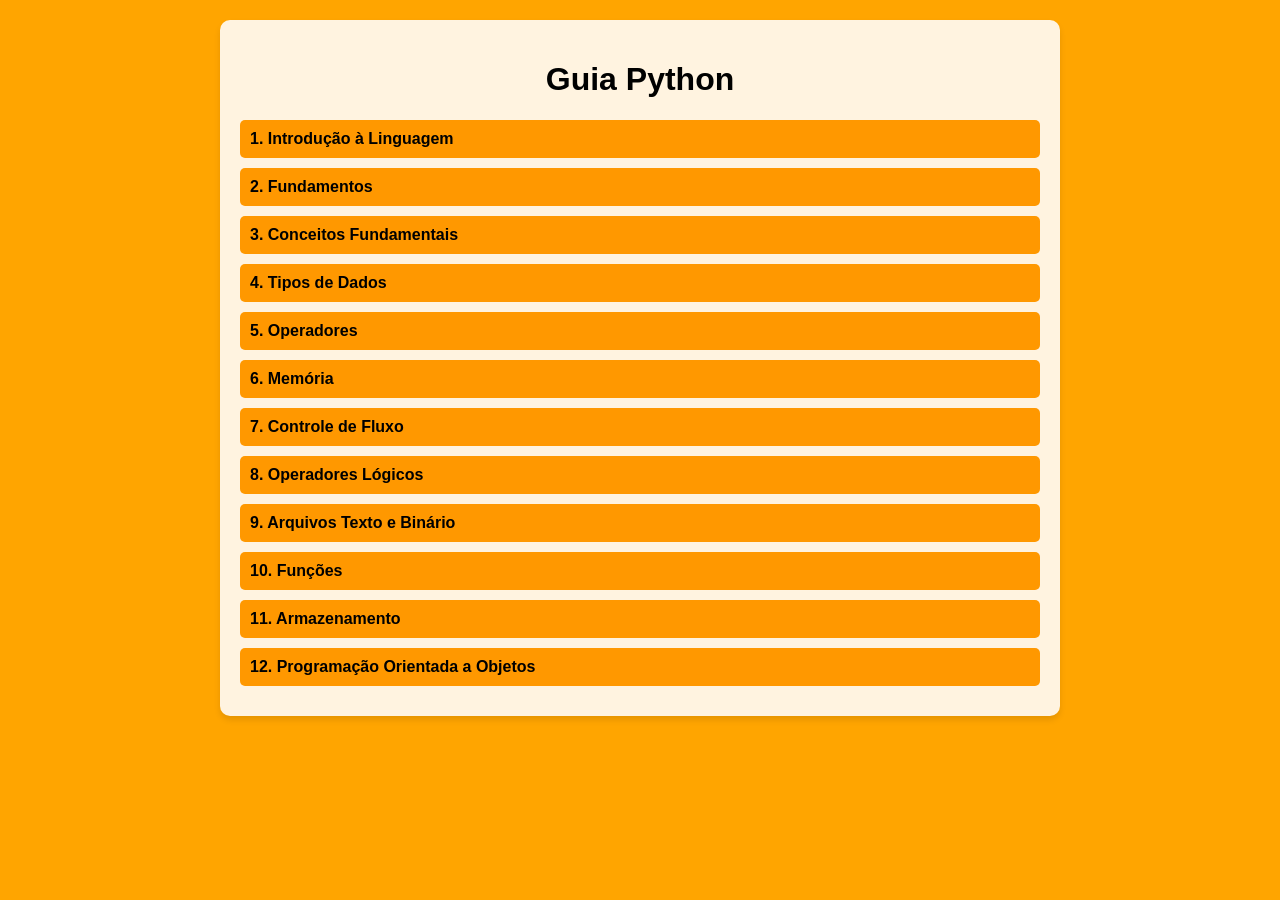
<file: guia-html/python-html/index.html>
<!DOCTYPE html>
<html lang="pt-br">
<head>
    <meta charset="UTF-8">
    <meta name="viewport" content="width=device-width, initial-scale=1.0">
    <title>Guia Python</title>
    <style>
        body {
            font-family: Arial, sans-serif;
            background-color: orange;
            color: black;
            margin: 0;
            padding: 0;
        }
        .container {
            max-width: 800px;
            margin: 20px auto;
            padding: 20px;
            background-color: #fff3e0; /* Um tom mais claro de laranja */
            border-radius: 10px;
            box-shadow: 0 4px 6px rgba(0, 0, 0, 0.1);
        }
        h1 {
            text-align: center;
            color: black;
        }
        .item {
            margin-bottom: 10px;
        }
        .item-header {
            background-color: #ff9800; /* Laranja mais escuro */
            color: black;
            padding: 10px;
            cursor: pointer;
            border-radius: 5px;
            font-weight: bold;
        }
        .item-content {
            display: none;
            padding: 10px;
            background-color: #fff3e0;
            border: 1px solid #ff9800;
            border-radius: 5px;
        }
        pre {
            background-color: #f5f5f5;
            padding: 10px;
            border-radius: 5px;
            overflow-x: auto;
        }
        @media (max-width: 600px) {
            .container {
                padding: 10px;
            }
            .item-header {
                font-size: 16px;
            }
        }
    </style>
</head>
<body>
    <div class="container">
        <h1>Guia Python</h1>

        <!-- Item 1 -->
        <div class="item">
            <div class="item-header" onclick="toggleContent('content1')">1. Introdução à Linguagem</div>
            <div id="content1" class="item-content">
                <p><strong>Descrição:</strong> Python é uma linguagem de programação interpretada, de alto nível, criada por Guido van Rossum em 1991. É conhecida por sua sintaxe simples e legibilidade.</p>
                <p><strong>Exemplo 1:</strong> Programa básico "Hello, World!".</p>
                <pre>
print("Hello, World!")
                </pre>
                <p><strong>Exemplo 2:</strong> Verificação da versão do Python instalada.</p>
                <pre>
# Execute no terminal:
# python --version
                </pre>
            </div>
        </div>

        <!-- Item 2 -->
        <div class="item">
            <div class="item-header" onclick="toggleContent('content2')">2. Fundamentos</div>
            <div id="content2" class="item-content">
                <p><strong>Descrição:</strong> Os fundamentos incluem variáveis, tipos de dados e operações básicas.</p>
                <p><strong>Exemplo 1:</strong> Declaração de variáveis e constantes.</p>
                <pre>
nome = "João"
idade = 30
PI = 3.14  # Constante (por convenção, em maiúsculas)
print(nome, idade, PI)
                </pre>
                <p><strong>Exemplo 2:</strong> Uso de módulos externos.</p>
                <pre>
import math
print("Raiz quadrada de 16:", math.sqrt(16))
                </pre>
            </div>
        </div>

        <!-- Item 3 -->
        <div class="item">
            <div class="item-header" onclick="toggleContent('content3')">3. Conceitos Fundamentais</div>
            <div id="content3" class="item-content">
                <p><strong>Descrição:</strong> Python organiza código em módulos e pacotes. A visibilidade é controlada pelo escopo das funções e classes.</p>
                <p><strong>Exemplo 1:</strong> Organização de módulos.</p>
                <pre>
# Arquivo utils.py
def somar(a, b):
    return a + b

# Arquivo main.py
import utils
print("Soma:", utils.somar(5, 3))
                </pre>
                <p><strong>Exemplo 2:</strong> Funções públicas e privadas.</p>
                <pre>
# Função pública
def publica():
    print("Função pública")

# Função privada (por convenção, com underline)
def _privada():
    print("Função privada")
                </pre>
            </div>
        </div>

        <!-- Item 4 -->
        <div class="item">
            <div class="item-header" onclick="toggleContent('content4')">4. Tipos de Dados</div>
            <div id="content4" class="item-content">
                <p><strong>Descrição:</strong> Python suporta tipos primitivos (inteiros, floats, strings, etc.), listas, tuplas, dicionários e conjuntos.</p>
                <p><strong>Exemplo 1:</strong> Tipos primitivos.</p>
                <pre>
inteiro = 10
decimal = 3.14
texto = "Python é incrível!"
print(inteiro, decimal, texto)
                </pre>
                <p><strong>Exemplo 2:</strong> Listas e dicionários.</p>
                <pre>
# Lista
numeros = [1, 2, 3]
numeros.append(4)
print("Lista:", numeros)

# Dicionário
pessoa = {"nome": "João", "idade": 30}
print("Dicionário:", pessoa)
                </pre>
            </div>
        </div>

        <!-- Item 5 -->
        <div class="item">
            <div class="item-header" onclick="toggleContent('content5')">5. Operadores</div>
            <div id="content5" class="item-content">
                <p><strong>Descrição:</strong> Python suporta operadores aritméticos, relacionais e lógicos.</p>
                <p><strong>Exemplo 1:</strong> Operadores aritméticos.</p>
                <pre>
a = 10
b = 3
print("Soma:", a + b)
print("Subtração:", a - b)
print("Multiplicação:", a * b)
print("Divisão:", a / b)
print("Resto:", a % b)
                </pre>
                <p><strong>Exemplo 2:</strong> Operadores lógicos.</p>
                <pre>
x = True
y = False
print("AND:", x and y)
print("OR:", x or y)
print("NOT:", not x)
                </pre>
            </div>
        </div>

        <!-- Item 6 -->
        <div class="item">
            <div class="item-header" onclick="toggleContent('content6')">6. Memória</div>
            <div id="content6" class="item-content">
                <p><strong>Descrição:</strong> Python gerencia memória automaticamente com garbage collection, mas também permite controle manual usando referências.</p>
                <p><strong>Exemplo 1:</strong> Uso de referências.</p>
                <pre>
x = [1, 2, 3]
y = x  # y aponta para o mesmo objeto que x
y[0] = 10
print("x:", x)  # Saída: [10, 2, 3]
                </pre>
                <p><strong>Exemplo 2:</strong> Cópia de objetos.</p>
                <pre>
import copy
x = [1, 2, 3]
y = copy.deepcopy(x)  # Faz uma cópia profunda
y[0] = 10
print("x:", x)  # Saída: [1, 2, 3]
                </pre>
            </div>
        </div>

        <!-- Item 7 -->
        <div class="item">
            <div class="item-header" onclick="toggleContent('content7')">7. Controle de Fluxo</div>
            <div id="content7" class="item-content">
                <p><strong>Descrição:</strong> Estruturas de controle como `if`, `for` e `while` permitem controlar o fluxo de execução.</p>
                <p><strong>Exemplo 1:</strong> Condicionais com `if`.</p>
                <pre>
idade = 18
if idade >= 18:
    print("Maior de idade")
else:
    print("Menor de idade")
                </pre>
                <p><strong>Exemplo 2:</strong> Laços com `for`.</p>
                <pre>
for i in range(1, 6):
    print("Número:", i)
                </pre>
            </div>
        </div>

        <!-- Item 8 -->
        <div class="item">
            <div class="item-header" onclick="toggleContent('content8')">8. Operadores Lógicos</div>
            <div id="content8" class="item-content">
                <p><strong>Descrição:</strong> Operadores lógicos (`and`, `or`, `not`) são usados para combinar condições.</p>
                <p><strong>Exemplo 1:</strong> Combinação de condições.</p>
                <pre>
x = 10
y = 20
if x > 5 and y < 30:
    print("Ambas as condições são verdadeiras")
                </pre>
                <p><strong>Exemplo 2:</strong> Negação lógica.</p>
                <pre>
ativo = False
if not ativo:
    print("Inativo")
                </pre>
            </div>
        </div>

        <!-- Item 9 -->
        <div class="item">
            <div class="item-header" onclick="toggleContent('content9')">9. Arquivos Texto e Binário</div>
            <div id="content9" class="item-content">
                <p><strong>Descrição:</strong> Python oferece suporte para leitura e escrita de arquivos texto e binários.</p>
                <p><strong>Exemplo 1:</strong> Leitura de arquivo texto.</p>
                <pre>
with open("arquivo.txt", "r") as arquivo:
    conteudo = arquivo.read()
    print(conteudo)
                </pre>
                <p><strong>Exemplo 2:</strong> Escrita em arquivo binário.</p>
                <pre>
with open("arquivo.bin", "wb") as arquivo:
    arquivo.write(b"\x00\xFF")
                </pre>
            </div>
        </div>

        <!-- Item 10 -->
        <div class="item">
            <div class="item-header" onclick="toggleContent('content10')">10. Funções</div>
            <div id="content10" class="item-content">
                <p><strong>Descrição:</strong> Funções são blocos de código reutilizáveis que podem aceitar parâmetros e retornar valores.</p>
                <p><strong>Exemplo 1:</strong> Função com parâmetros e retorno.</p>
                <pre>
def soma(a, b):
    return a + b

print("Soma:", soma(5, 3))
                </pre>
                <p><strong>Exemplo 2:</strong> Função com múltiplos retornos.</p>
                <pre>
def dividir(a, b):
    if b == 0:
        return None, "Divisão por zero"
    return a / b, None

resultado, erro = dividir(10, 2)
if erro:
    print("Erro:", erro)
else:
    print("Resultado:", resultado)
                </pre>
            </div>
        </div>

        <!-- Item 11 -->
        <div class="item">
            <div class="item-header" onclick="toggleContent('content11')">11. Armazenamento</div>
            <div id="content11" class="item-content">
                <p><strong>Descrição:</strong> Python suporta armazenamento em bancos de dados SQL e NoSQL, além de manipulação de dados em memória.</p>
                <p><strong>Exemplo 1:</strong> Conexão com SQLite.</p>
                <pre>
import sqlite3
conexao = sqlite3.connect("database.db")
cursor = conexao.cursor()
cursor.execute("CREATE TABLE IF NOT EXISTS usuarios (id INTEGER PRIMARY KEY, nome TEXT)")
conexao.commit()
conexao.close()
                </pre>
                <p><strong>Exemplo 2:</strong> Armazenamento em memória com dicionários.</p>
                <pre>
cache = {}
cache["chave1"] = 42
print("Valor:", cache["chave1"])
                </pre>
            </div>
        </div>

        <!-- Item 12 -->
        <div class="item">
            <div class="item-header" onclick="toggleContent('content12')">12. Programação Orientada a Objetos</div>
            <div id="content12" class="item-content">
                <p><strong>Descrição:</strong> Python é uma linguagem orientada a objetos, com suporte a classes, herança e polimorfismo.</p>
                <p><strong>Exemplo 1:</strong> Classes e métodos.</p>
                <pre>
class Pessoa:
    def __init__(self, nome, idade):
        self.nome = nome
        self.idade = idade

    def apresentar(self):
        print(f"Olá, meu nome é {self.nome} e tenho {self.idade} anos.")

pessoa = Pessoa("João", 30)
pessoa.apresentar()
                </pre>
                <p><strong>Exemplo 2:</strong> Herança e polimorfismo.</p>
                <pre>
class Animal:
    def falar(self):
        pass

class Cachorro(Animal):
    def falar(self):
        return "Au au!"

class Gato(Animal):
    def falar(self):
        return "Miau!"

animais = [Cachorro(), Gato()]
for animal in animais:
    print(animal.falar())
                </pre>
            </div>
        </div>
    </div>

    <script>
        function toggleContent(id) {
            const content = document.getElementById(id);
            if (content.style.display === "block") {
                content.style.display = "none";
            } else {
                content.style.display = "block";
            }
        }
    </script>
</body>
</html>
</file>
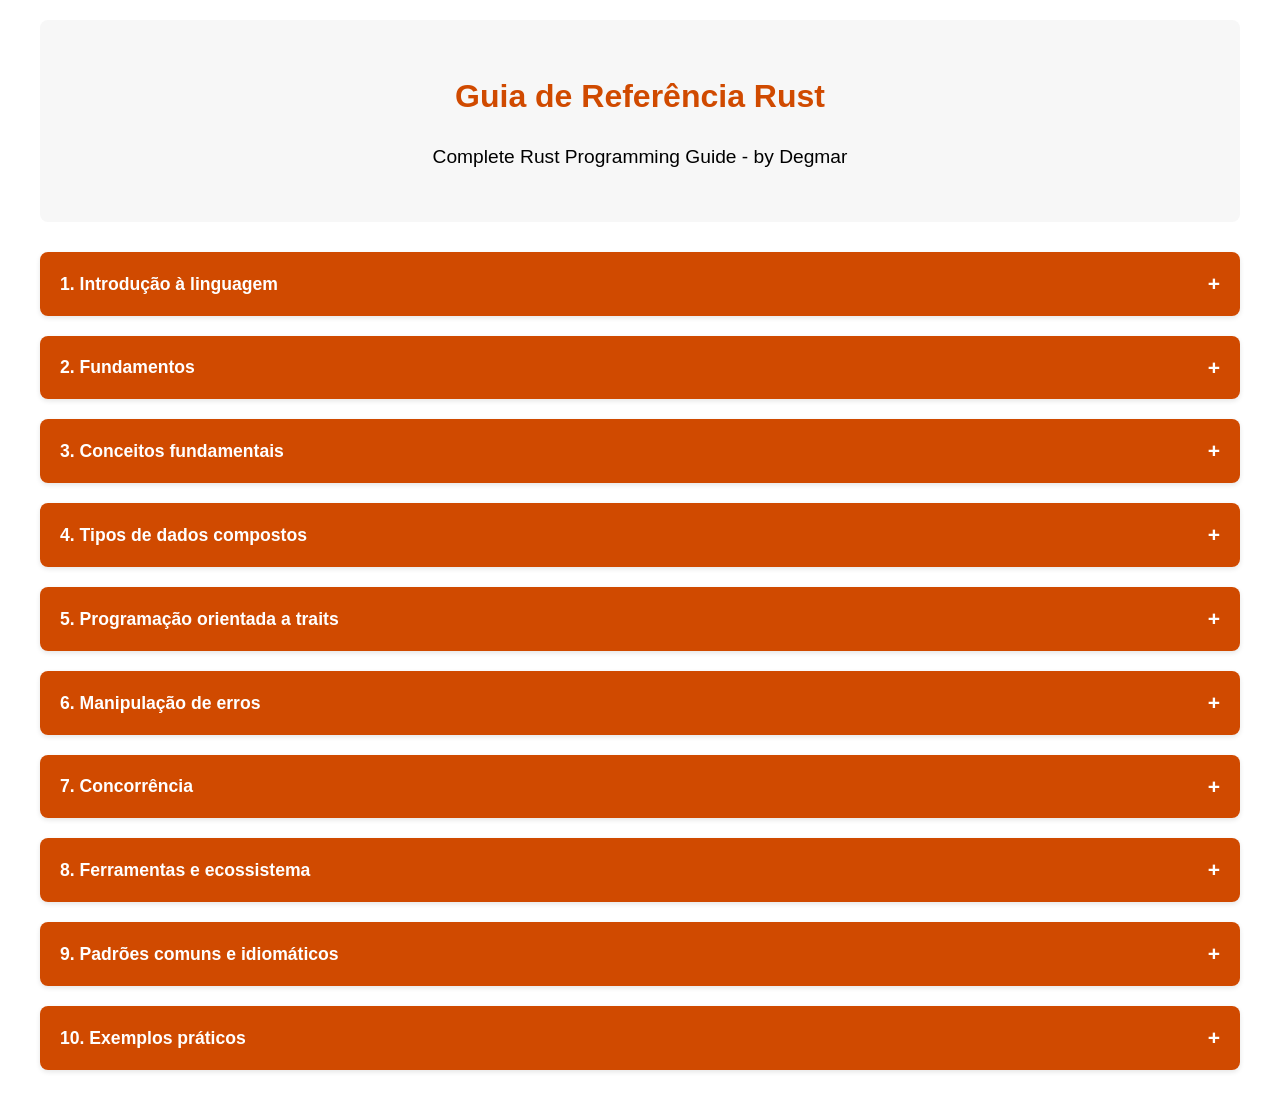
<file: guia-html/rust-html/index.html>
<!DOCTYPE html>
<html lang="pt-br">
<head>
    <meta charset="UTF-8">
    <meta name="viewport" content="width=device-width, initial-scale=1.0">
    <title>Guia de Referência Rust</title>
    <style>
        body {
            font-family: 'Segoe UI', Tahoma, Geneva, Verdana, sans-serif;
            line-height: 1.6;
            margin: 0;
            padding: 20px;
            color: #333;
            max-width: 1200px;
            margin: 0 auto;
        }
        header {
            text-align: center;
            padding: 30px 0;
            background-color: #f7f7f7;
            border-radius: 8px;
            margin-bottom: 30px;
        }
        h1 {
            color: #d04a00;
            margin-bottom: 10px;
        }
        .subtitle {
            font-size: 1.2em;
            color: black;
        }
        .chapter {
            background-color: #fff;
            border-radius: 8px;
            box-shadow: 0 2px 5px rgba(0,0,0,0.1);
            margin-bottom: 20px;
            overflow: hidden;
        }
        .chapter-header {
            background-color: #d04a00;
            color: white;
            padding: 15px 20px;
            cursor: pointer;
            font-size: 1.1em;
            font-weight: bold;
            display: flex;
            justify-content: space-between;
            align-items: center;
        }
        .chapter-header::after {
            content: "+";
            font-size: 1.2em;
        }
        .chapter.active .chapter-header::after {
            content: "-";
        }
        .chapter-content {
            padding: 0 20px;
            max-height: 0;
            overflow: hidden;
            transition: max-height 0.3s ease-out;
        }
        .chapter.active .chapter-content {
            max-height: 1000px;
            padding: 20px;
        }
        .chapter-content ul {
            list-style-type: none;
            padding: 0;
        }
        .chapter-content li {
            padding: 8px 0;
            border-bottom: 1px solid #eee;
        }
        .chapter-content li:last-child {
            border-bottom: none;
        }
        .chapter-content a {
            color: black;
            text-decoration: none;
            display: block;
            padding: 8px 5px;
            border-radius: 4px;
            transition: all 0.2s;
        }
        .chapter-content a:hover {
            background-color: #fff5f0;
        }
        .chapter-content a.active {
            font-weight: bold;
            background-color: #ffe8dc;
        }
        .content-section {
            display: none;
            padding: 20px;
            background-color: #f9f9f9;
            border-radius: 5px;
            margin: 15px 0 5px;
            border-left: 4px solid #d04a00;
            animation: fadeIn 0.3s ease-in;
        }
        @keyframes fadeIn {
            from { opacity: 0; transform: translateY(10px); }
            to { opacity: 1; transform: translateY(0); }
        }
        pre {
            background-color: #282c34;
            color: #abb2bf;
            padding: 15px;
            border-radius: 5px;
            overflow-x: auto;
            font-size: 0.9em;
        }
        code {
            font-family: 'Courier New', Courier, monospace;
        }
        @media (max-width: 768px) {
            body {
                padding: 10px;
            }
            header {
                padding: 20px 0;
            }
        }
    </style>
</head>
<body>
    <header>
        <h1>Guia de Referência Rust</h1>
        <p class="subtitle">Complete Rust Programming Guide - by Degmar</p>
    </header>

    <!-- Capítulo 1 -->
    <div class="chapter">
        <div class="chapter-header" onclick="toggleChapter(this.parentElement)">1. Introdução à linguagem</div>
        <div class="chapter-content">
            <ul>
                <li><a href="javascript:void(0)" onclick="showContent('filosofia-rust', this)" class="active">- Filosofia e objetivos do Rust</a></li>
                <li><a href="javascript:void(0)" onclick="showContent('instalacao-rust', this)">- Instalação e configuração do ambiente</a></li>
                <li><a href="javascript:void(0)" onclick="showContent('ferramentas-basicas', this)">- Ferramentas básicas (rustc, cargo, rustup)</a></li>
            </ul>
            
            <div id="filosofia-rust" class="content-section" style="display: block;">
                <h3>Filosofia e objetivos do Rust</h3>
                <p>Rust é uma linguagem de programação focada em três pilares:</p>
                <ul>
                    <li><strong>Segurança</strong>: Previne erros de memória sem garbage collector</li>
                    <li><strong>Concorrência</strong>: Facilita programação paralela segura</li>
                    <li><strong>Performance</strong>: Comparável a C/C++</li>
                </ul>
                <p>Seu sistema de ownership é revolucionário para gerenciamento de memória em tempo de compilação.</p>
            </div>
            
            <div id="instalacao-rust" class="content-section">
                <h3>Instalação e configuração do ambiente</h3>
                <p>Para instalar o Rust:</p>
                <ol>
                    <li>No Linux/macOS: <code>curl --proto '=https' --tlsv1.2 -sSf https://sh.rustup.rs | sh</code></li>
                    <li>No Windows: Baixe e execute o <a href="https://rustup.rs/" target="_blank">rustup-init.exe</a></li>
                </ol>
                <p>Verifique a instalação com: <code>rustc --version</code></p>
            </div>
            
            <div id="ferramentas-basicas" class="content-section">
                <h3>Ferramentas básicas</h3>
                <ul>
                    <li><strong>rustc</strong>: Compilador Rust</li>
                    <li><strong>cargo</strong>: Sistema de build e gerenciador de pacotes</li>
                    <li><strong>rustup</strong>: Gerenciador de versões e toolchains</li>
                </ul>
                <p>Comandos úteis:</p>
                <pre><code>cargo new projeto
cargo build
cargo run</code></pre>
            </div>
        </div>
    </div>

    <!-- Capítulo 2 -->
    <div class="chapter">
        <div class="chapter-header" onclick="toggleChapter(this.parentElement)">2. Fundamentos</div>
        <div class="chapter-content">
            <ul>
                <li><a href="javascript:void(0)" onclick="showContent('sintaxe-basica', this)">- Sintaxe básica</a></li>
                <li><a href="javascript:void(0)" onclick="showContent('tipos-primitivos', this)">- Tipos de dados primitivos</a></li>
                <li><a href="javascript:void(0)" onclick="showContent('variaveis-constantes', this)">- Variáveis e constantes</a></li>
                <li><a href="javascript:void(0)" onclick="showContent('controle-fluxo', this)">- Controle de fluxo</a></li>
                <li><a href="javascript:void(0)" onclick="showContent('funcoes', this)">- Funções e procedimentos</a></li>
            </ul>
            
            <div id="sintaxe-basica" class="content-section">
                <h3>Sintaxe básica</h3>
                <p>Exemplo de "Hello World":</p>
                <pre><code>fn main() {
    println!("Hello, world!");
}</code></pre>
                <p>Características:</p>
                <ul>
                    <li>Blocos delimitados por chaves {}</li>
                    <li>Ponto e vírgula no final das instruções</li>
                    <li>Macros usam ! (como println!)</li>
                </ul>
            </div>
            
            <div id="tipos-primitivos" class="content-section">
                <h3>Tipos de dados primitivos</h3>
                <p>Principais tipos:</p>
                <ul>
                    <li><strong>Inteiros</strong>: i8, i16, i32, i64, i128, isize</li>
                    <li><strong>Unsigned</strong>: u8, u16, u32, u64, u128, usize</li>
                    <li><strong>Ponto flutuante</strong>: f32, f64</li>
                    <li><strong>Boolean</strong>: bool</li>
                    <li><strong>Caractere</strong>: char (unicode, 4 bytes)</li>
                </ul>
            </div>
            
            <div id="variaveis-constantes" class="content-section">
                <h3>Variáveis e constantes</h3>
                <p>Variáveis são imutáveis por padrão:</p>
                <pre><code>let x = 5;       // imutável
let mut y = 10; // mutável</code></pre>
                <p>Constantes sempre imutáveis e exigem tipo:</p>
                <pre><code>const PI: f64 = 3.14159;</code></pre>
            </div>
            
            <div id="controle-fluxo" class="content-section">
                <h3>Controle de fluxo</h3>
                <p>Condicionais:</p>
                <pre><code>if x > 5 {
    println!("Maior");
} else {
    println!("Menor ou igual");
}</code></pre>
                <p>Loops:</p>
                <pre><code>while x < 100 {
    x *= 2;
}

for i in 1..10 {
    println!("{}", i);
}</code></pre>
            </div>
            
            <div id="funcoes" class="content-section">
                <h3>Funções e procedimentos</h3>
                <p>Definição de função:</p>
                <pre><code>fn soma(a: i32, b: i32) -> i32 {
    a + b  // sem ; significa retorno
}</code></pre>
                <p>Procedimento (função sem retorno):</p>
                <pre><code>fn cumprimentar(nome: &str) {
    println!("Olá, {}!", nome);
}</code></pre>
            </div>
        </div>
    </div>

    <!-- Capítulo 3 -->
    <div class="chapter">
        <div class="chapter-header" onclick="toggleChapter(this.parentElement)">3. Conceitos fundamentais</div>
        <div class="chapter-content">
            <ul>
                <li><a href="javascript:void(0)" onclick="showContent('ownership', this)">- Sistema de ownership</a></li>
                <li><a href="javascript:void(0)" onclick="showContent('borrowing', this)">- Borrowing e referências</a></li>
                <li><a href="javascript:void(0)" onclick="showContent('lifetimes', this)">- Lifetimes</a></li>
                <li><a href="javascript:void(0)" onclick="showContent('pattern-matching', this)">- Pattern matching</a></li>
            </ul>
            
            <div id="ownership" class="content-section">
                <h3>Sistema de ownership</h3>
                <p>Regras básicas:</p>
                <ol>
                    <li>Cada valor tem um dono (owner)</li>
                    <li>Só pode ter um dono por vez</li>
                    <li>Quando o dono sai de escopo, o valor é liberado</li>
                </ol>
                <pre><code>let s1 = String::from("hello");
let s2 = s1;  // s1 é movido para s2
// println!("{}", s1); // Erro! s1 não é mais válido</code></pre>
            </div>
            
            <div id="borrowing" class="content-section">
                <h3>Borrowing e referências</h3>
                <p>Emprestar valores sem transferir ownership:</p>
                <pre><code>fn calcula_tamanho(s: &String) -> usize {
    s.len()
}

let s = String::from("texto");
let tamanho = calcula_tamanho(&s); // s continua válido</code></pre>
            </div>
            
            <div id="lifetimes" class="content-section">
                <h3>Lifetimes</h3>
                <p>Garantem que referências sejam válidas:</p>
                <pre><code>fn maior<'a>(x: &'a str, y: &'a str) -> &'a str {
    if x.len() > y.len() { x } else { y }
}</code></pre>
                <p>'a é um parâmetro de lifetime que garante que o retorno viverá tanto quanto as entradas.</p>
            </div>
            
            <div id="pattern-matching" class="content-section">
                <h3>Pattern matching</h3>
                <p>Poderoso sistema de correspondência de padrões:</p>
                <pre><code>match valor {
    1 => println!("Um"),
    2 | 3 => println!("Dois ou três"),
    4..=10 => println!("Quatro a dez"),
    _ => println!("Outro valor"),
}</code></pre>
            </div>
        </div>
    </div>

    <!-- Capítulo 4 -->
    <div class="chapter">
        <div class="chapter-header" onclick="toggleChapter(this.parentElement)">4. Tipos de dados compostos</div>
        <div class="chapter-content">
            <ul>
                <li><a href="javascript:void(0)" onclick="showContent('structs-enums', this)">- Structs e enums</a></li>
                <li><a href="javascript:void(0)" onclick="showContent('arrays-vetores', this)">- Arrays e vetores</a></li>
                <li><a href="javascript:void(0)" onclick="showContent('strings-slices', this)">- Strings e slices</a></li>
                <li><a href="javascript:void(0)" onclick="showContent('tuplas', this)">- Tuplas</a></li>
                <li><a href="javascript:void(0)" onclick="showContent('hashmaps', this)">- Hashmaps e coleções</a></li>
            </ul>
            
            <div id="structs-enums" class="content-section">
                <h3>Structs e enums</h3>
                <p>Struct:</p>
                <pre><code>struct Usuario {
    nome: String,
    idade: u32,
}

let user = Usuario {
    nome: String::from("João"),
    idade: 30,
};</code></pre>
                <p>Enum:</p>
                <pre><code>enum Estado {
    Inativo,
    Ativo,
    Suspenso,
}</code></pre>
            </div>
            
            <div id="arrays-vetores" class="content-section">
                <h3>Arrays e vetores</h3>
                <p>Array (tamanho fixo):</p>
                <pre><code>let arr = [1, 2, 3]; // tipo [i32; 3]</code></pre>
                <p>Vetor (tamanho dinâmico):</p>
                <pre><code>let mut vec = vec![1, 2, 3];
vec.push(4);</code></pre>
            </div>
            
            <div id="strings-slices" class="content-section">
                <h3>Strings e slices</h3>
                <p>String (UTF-8, alocada no heap):</p>
                <pre><code>let s = String::from("Olá");</code></pre>
                <p>String slice (&str):</p>
                <pre><code>let slice: &str = &s[0..2]; // "Ol"</code></pre>
            </div>
            
            <div id="tuplas" class="content-section">
                <h3>Tuplas</h3>
                <p>Coleção de valores de tipos diferentes:</p>
                <pre><code>let tupla: (i32, f64, char) = (500, 6.4, 'z');
let (x, y, z) = tupla; // destructuring</code></pre>
            </div>
            
            <div id="hashmaps" class="content-section">
                <h3>Hashmaps e coleções</h3>
                <p>HashMap (dicionário):</p>
                <pre><code>use std::collections::HashMap;

let mut scores = HashMap::new();
scores.insert(String::from("Azul"), 10);</code></pre>
            </div>
        </div>
    </div>

    <!-- Capítulo 5 -->
    <div class="chapter">
        <div class="chapter-header" onclick="toggleChapter(this.parentElement)">5. Programação orientada a traits</div>
        <div class="chapter-content">
            <ul>
                <li><a href="javascript:void(0)" onclick="showContent('implementando-traits', this)">- Implementando traits</a></li>
                <li><a href="javascript:void(0)" onclick="showContent('traits-padrao', this)">- Traits padrão da biblioteca</a></li>
                <li><a href="javascript:void(0)" onclick="showContent('trait-objects', this)">- Trait objects e dynamic dispatch</a></li>
            </ul>
            
            <div id="implementando-traits" class="content-section">
                <h3>Implementando traits</h3>
                <p>Definindo uma trait:</p>
                <pre><code>trait Resumivel {
    fn resumo(&self) -> String;
}</code></pre>
                <p>Implementando para um tipo:</p>
                <pre><code>impl Resumivel for Artigo {
    fn resumo(&self) -> String {
        format!("{}, por {}", self.titulo, self.autor)
    }
}</code></pre>
            </div>
            
            <div id="traits-padrao" class="content-section">
                <h3>Traits padrão da biblioteca</h3>
                <p>Traits comuns:</p>
                <ul>
                    <li>Debug: formatação para debug</li>
                    <li>Clone: clonagem de valores</li>
                    <li>Copy: cópia bit a bit</li>
                    <li>PartialEq e Eq: comparação</li>
                </ul>
            </div>
            
            <div id="trait-objects" class="content-section">
                <h3>Trait objects e dynamic dispatch</h3>
                <p>Permite polimorfismo em tempo de execução:</p>
                <pre><code>trait Desenhavel {
    fn desenhar(&self);
}

fn desenhar_todos(itens: &Vec<Box<dyn Desenhavel>>) {
    for item in itens {
        item.desenhar();
    }
}</code></pre>
            </div>
        </div>
    </div>

    <!-- Capítulo 6 -->
    <div class="chapter">
        <div class="chapter-header" onclick="toggleChapter(this.parentElement)">6. Manipulação de erros</div>
        <div class="chapter-content">
            <ul>
                <li><a href="javascript:void(0)" onclick="showContent('result-option', this)">- Result e Option</a></li>
                <li><a href="javascript:void(0)" onclick="showContent('panic-result', this)">- Panic vs Result</a></li>
                <li><a href="javascript:void(0)" onclick="showContent('propagacao-erros', this)">- Propagação de erros</a></li>
            </ul>
            
            <div id="result-option" class="content-section">
                <h3>Result e Option</h3>
                <p>Option para valores opcionais:</p>
                <pre><code>fn divide(a: f64, b: f64) -> Option<f64> {
    if b == 0.0 { None } else { Some(a / b) }
}</code></pre>
                <p>Result para operações que podem falhar:</p>
                <pre><code>fn ler_arquivo(caminho: &str) -> Result<String, io::Error> {
    fs::read_to_string(caminho)
}</code></pre>
            </div>
            
            <div id="panic-result" class="content-section">
                <h3>Panic vs Result</h3>
                <p>Panic para erros irrecuperáveis:</p>
                <pre><code>if valor_invalido {
    panic!("Valor inválido!");
}</code></pre>
                <p>Result para erros recuperáveis:</p>
                <pre><code>let f = File::open("arquivo.txt")?;</code></pre>
            </div>
            
            <div id="propagacao-erros" class="content-section">
                <h3>Propagação de erros</h3>
                <p>Operador ? para propagar erros:</p>
                <pre><code>fn ler_config() -> Result<Config, io::Error> {
    let conteudo = fs::read_to_string("config.toml")?;
    // ... parse do conteúdo
}</code></pre>
            </div>
        </div>
    </div>

    <!-- Capítulo 7 -->
    <div class="chapter">
        <div class="chapter-header" onclick="toggleChapter(this.parentElement)">7. Concorrência</div>
        <div class="chapter-content">
            <ul>
                <li><a href="javascript:void(0)" onclick="showContent('threads', this)">- Threads</a></li>
                <li><a href="javascript:void(0)" onclick="showContent('channels', this)">- Channels</a></li>
                <li><a href="javascript:void(0)" onclick="showContent('mutex-arc', this)">- Mutex e Arc</a></li>
                <li><a href="javascript:void(0)" onclick="showContent('async-await', this)">- Async/await</a></li>
            </ul>
            
            <div id="threads" class="content-section">
                <h3>Threads</h3>
                <p>Criando uma thread:</p>
                <pre><code>use std::thread;

let handle = thread::spawn(|| {
    println!("Executando na thread");
});

handle.join().unwrap();</code></pre>
            </div>
            
            <div id="channels" class="content-section">
                <h3>Channels</h3>
                <p>Comunicação entre threads:</p>
                <pre><code>use std::sync::mpsc;

let (tx, rx) = mpsc::channel();

thread::spawn(move || {
    tx.send("mensagem").unwrap();
});

let recebido = rx.recv().unwrap();</code></pre>
            </div>
            
            <div id="mutex-arc" class="content-section">
                <h3>Mutex e Arc</h3>
                <p>Compartilhamento seguro de estado:</p>
                <pre><code>use std::sync::{Arc, Mutex};

let contador = Arc::new(Mutex::new(0));

let contador_clone = Arc::clone(&contador);
thread::spawn(move || {
    let mut num = contador_clone.lock().unwrap();
    *num += 1;
});</code></pre>
            </div>
            
            <div id="async-await" class="content-section">
                <h3>Async/await</h3>
                <p>Programação assíncrona:</p>
                <pre><code>async fn buscar_dados() -> Result<String, Error> {
    // ... operação assíncrona
}

#[tokio::main]
async fn main() {
    let dados = buscar_dados().await;
}</code></pre>
            </div>
        </div>
    </div>

    <!-- Capítulo 8 -->
    <div class="chapter">
        <div class="chapter-header" onclick="toggleChapter(this.parentElement)">8. Ferramentas e ecossistema</div>
        <div class="chapter-content">
            <ul>
                <li><a href="javascript:void(0)" onclick="showContent('cargo', this)">- Cargo e gerenciamento de pacotes</a></li>
                <li><a href="javascript:void(0)" onclick="showContent('testes-docs', this)">- Testes e documentação</a></li>
                <li><a href="javascript:void(0)" onclick="showContent('compilacao-condicional', this)">- Compilação condicional e features</a></li>
                <li><a href="javascript:void(0)" onclick="showContent('ffi', this)">- Integração com código C/FFI</a></li>
            </ul>
            
            <div id="cargo" class="content-section">
                <h3>Cargo e gerenciamento de pacotes</h3>
                <p>Principais comandos:</p>
                <pre><code>cargo new --lib minha_lib  # criar biblioteca
cargo add pacote        # adicionar dependência
cargo build --release   # build otimizado
cargo update           # atualizar dependências</code></pre>
            </div>
            
            <div id="testes-docs" class="content-section">
                <h3>Testes e documentação</h3>
                <p>Testes unitários:</p>
                <pre><code>#[test]
fn teste_soma() {
    assert_eq!(soma(2, 2), 4);
}</code></pre>
                <p>Documentação:</p>
                <pre><code>/// Calcula a soma de dois números
/// # Exemplo
/// ```
/// assert_eq!(soma(2, 2), 4);
/// ```
fn soma(a: i32, b: i32) -> i32 {
    a + b
}</code></pre>
            </div>
            
            <div id="compilacao-condicional" class="content-section">
                <h3>Compilação condicional e features</h3>
                <p>Condicional por sistema operacional:</p>
                <pre><code>#[cfg(target_os = "linux")]
fn linux_only() {}</code></pre>
                <p>Features no Cargo.toml:</p>
                <pre><code>[features]
default = []
completo = ["serde", "async"]</code></pre>
            </div>
            
            <div id="ffi" class="content-section">
                <h3>Integração com código C/FFI</h3>
                <p>Chamando funções C:</p>
                <pre><code>extern "C" {
    fn abs(input: i32) -> i32;
}

unsafe {
    println!("Abs de -3: {}", abs(-3));
}</code></pre>
            </div>
        </div>
    </div>

    <!-- Capítulo 9 -->
    <div class="chapter">
        <div class="chapter-header" onclick="toggleChapter(this.parentElement)">9. Padrões comuns e idiomáticos</div>
        <div class="chapter-content">
            <ul>
                <li><a href="javascript:void(0)" onclick="showContent('design-patterns', this)">- Design patterns em Rust</a></li>
                <li><a href="javascript:void(0)" onclick="showContent('codigo-idiomatico', this)">- Código idiomático vs código não idiomático</a></li>
                <li><a href="javascript:void(0)" onclick="showContent('otimizacoes', this)">- Otimizações comuns</a></li>
            </ul>
            
            <div id="design-patterns" class="content-section">
                <h3>Design patterns em Rust</h3>
                <p>Padrões comuns:</p>
                <ul>
                    <li>Builder pattern</li>
                    <li>Newtype pattern</li>
                    <li>RAII (Resource Acquisition Is Initialization)</li>
                    <li>Strategy pattern com traits</li>
                </ul>
            </div>
            
            <div id="codigo-idiomatico" class="content-section">
                <h3>Código idiomático vs código não idiomático</h3>
                <p>Idiomático:</p>
                <pre><code>if let Some(valor) = opcional {
    println!("{}", valor);
}</code></pre>
                <p>Não idiomático:</p>
                <pre><code>match opcional {
    Some(valor) => println!("{}", valor),
    None => (),
}</code></pre>
            </div>
            
            <div id="otimizacoes" class="content-section">
                <h3>Otimizações comuns</h3>
                <p>Técnicas:</p>
                <ul>
                    <li>Usar iteradores ao invés de loops</li>
                    <li>Evitar clones desnecessários</li>
                    <li>Usar Cow para evitar alocações</li>
                    <li>Prefira stack ao heap quando possível</li>
                </ul>
            </div>
        </div>
    </div>

    <!-- Capítulo 10 -->
    <div class="chapter">
        <div class="chapter-header" onclick="toggleChapter(this.parentElement)">10. Exemplos práticos</div>
        <div class="chapter-content">
            <ul>
                <li><a href="javascript:void(0)" onclick="showContent('programas-completos', this)">- Pequenos programas completos</a></li>
                <li><a href="javascript:void(0)" onclick="showContent('solucoes-problemas', this)">- Soluções para problemas comuns</a></li>
            </ul>
            
            <div id="programas-completos" class="content-section">
                <h3>Pequenos programas completos</h3>
                <p>Contador de palavras:</p>
                <pre><code>use std::collections::HashMap;

fn contar_palavras(texto: &str) -> HashMap<&str, u32> {
    let mut contador = HashMap::new();
    for palavra in texto.split_whitespace() {
        *contador.entry(palavra).or_insert(0) += 1;
    }
    contador
}</code></pre>
            </div>
            
            <div id="solucoes-problemas" class="content-section">
                <h3>Soluções para problemas comuns</h3>
                <p>Ler linhas de um arquivo:</p>
                <pre><code>use std::fs::File;
use std::io::{self, BufRead};

fn ler_linhas(caminho: &str) -> io::Result<Vec<String>> {
    let file = File::open(caminho)?;
    let linhas = io::BufReader::new(file)
        .lines()
        .collect::<Result<_, _>>()?;
    Ok(linhas)
}</code></pre>
            </div>
        </div>
    </div>

    <script>
        // Variável para controlar o conteúdo ativo
        let activeContent = 'filosofia-rust';
        
        // Função para alternar capítulos
        function toggleChapter(chapter) {
            // Fecha todos os outros capítulos primeiro
            document.querySelectorAll('.chapter').forEach(c => {
                if (c !== chapter) {
                    c.classList.remove('active');
                }
            });
            
            // Alterna o capítulo clicado
            chapter.classList.toggle('active');
            
            // Mantém o conteúdo ativo visível
            if (chapter.classList.contains('active')) {
                const content = document.getElementById(activeContent);
                if (content) {
                    content.style.display = 'block';
                }
            }
        }
        
        // Função para mostrar conteúdo específico
        function showContent(id, linkElement) {
            // Atualiza o conteúdo ativo
            activeContent = id;
            
            // Esconde todos os conteúdos primeiro
            document.querySelectorAll('.content-section').forEach(section => {
                section.style.display = 'none';
            });
            
            // Remove destaque de todos os links
            document.querySelectorAll('.chapter-content a').forEach(a => {
                a.classList.remove('active');
            });
            
            // Destaca o link clicado
            if (linkElement) {
                linkElement.classList.add('active');
            }
            
            // Mostra o conteúdo selecionado
            const content = document.getElementById(id);
            if (content) {
                content.style.display = 'block';
                
                // Garante que o capítulo pai está aberto
                const chapter = content.closest('.chapter');
                if (chapter && !chapter.classList.contains('active')) {
                    // Fecha outros capítulos
                    document.querySelectorAll('.chapter').forEach(c => {
                        c.classList.remove('active');
                    });
                    // Abre o capítulo atual
                    chapter.classList.add('active');
                }
                
                // Rolagem suave para o conteúdo
                content.scrollIntoView({ behavior: 'smooth', block: 'nearest' });
            }
        }
        
        // Inicializa o primeiro conteúdo como ativo
        document.addEventListener('DOMContentLoaded', function() {
            // Fecha todos os capítulos exceto o primeiro
            document.querySelectorAll('.chapter').forEach((c, index) => {
                if (index !== 0) {
                    c.classList.remove('active');
                }
            });
            
            // Destaca o primeiro link
            const firstLink = document.querySelector('.chapter-content a');
            if (firstLink) {
                firstLink.classList.add('active');
            }
        });
    </script>
</body>
</html>
</file>
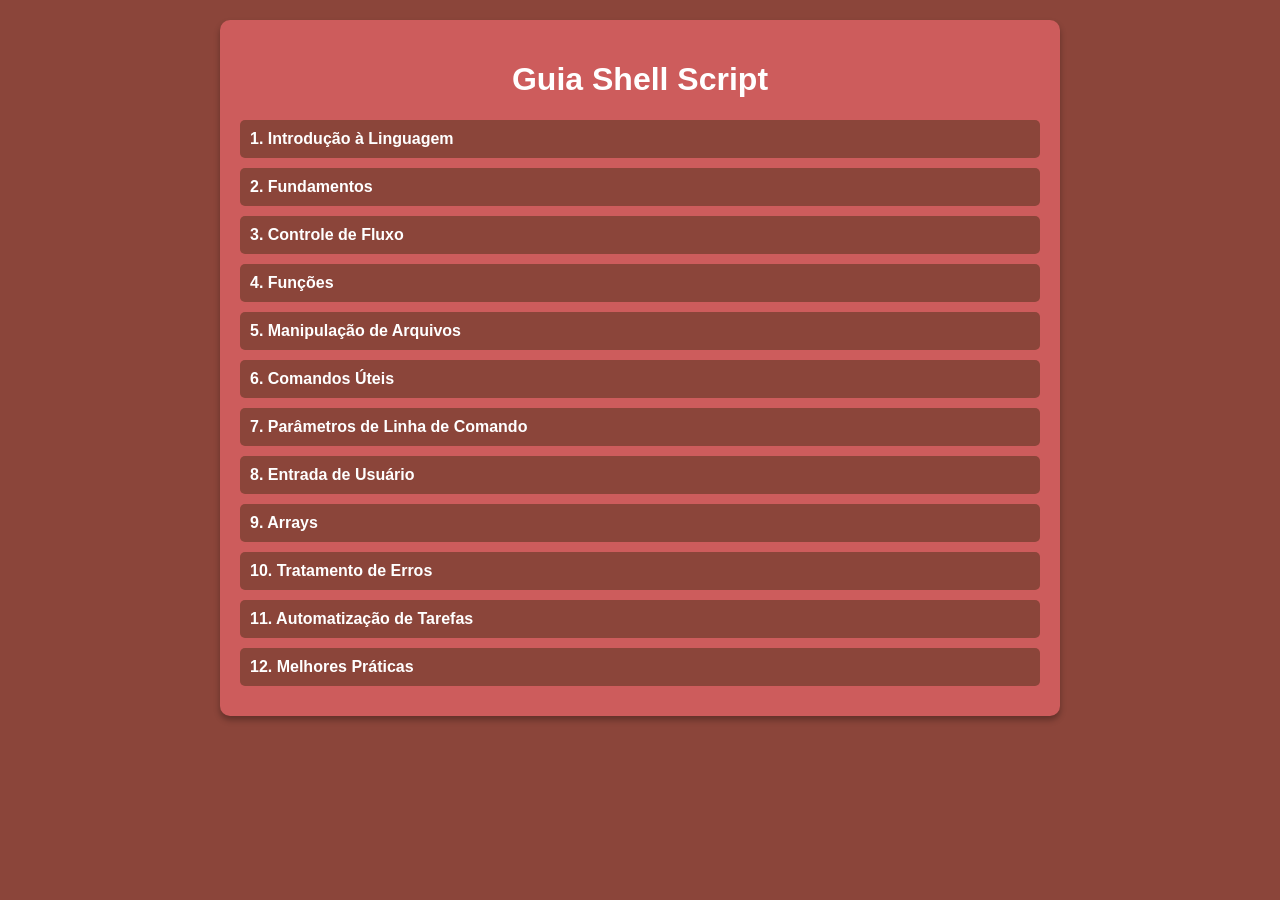
<file: guia-html/shell-html/index.html>
<!DOCTYPE html>
<html lang="pt-br">
<head>
    <meta charset="UTF-8">
    <meta name="viewport" content="width=device-width, initial-scale=1.0">
    <title>Guia Shell Script</title>
    <style>
        body {
            font-family: Arial, sans-serif;
            background-color: #8b453a; /* Salmon4 */
            color: white;
            margin: 0;
            padding: 0;
        }
        .container {
            max-width: 800px;
            margin: 20px auto;
            padding: 20px;
            background-color: #cd5c5c; /* Um tom mais claro de salmon4 */
            border-radius: 10px;
            box-shadow: 0 4px 6px rgba(0, 0, 0, 0.3);
        }
        h1 {
            text-align: center;
            color: white;
        }
        .item {
            margin-bottom: 10px;
        }
        .item-header {
            background-color: #8b453a; /* Salmon4 mais escuro */
            color: white;
            padding: 10px;
            cursor: pointer;
            border-radius: 5px;
            font-weight: bold;
        }
        .item-content {
            display: none;
            padding: 10px;
            background-color: #cd5c5c;
            border: 1px solid #8b453a;
            border-radius: 5px;
        }
        pre {
            background-color: #f5f5f5;
            color: black;
            padding: 10px;
            border-radius: 5px;
            overflow-x: auto;
        }
        @media (max-width: 600px) {
            .container {
                padding: 10px;
            }
            .item-header {
                font-size: 16px;
            }
        }
    </style>
</head>
<body>
    <div class="container">
        <h1>Guia Shell Script</h1>

        <!-- Item 1 -->
        <div class="item">
            <div class="item-header" onclick="toggleContent('content1')">1. Introdução à Linguagem</div>
            <div id="content1" class="item-content">
                <p><strong>Descrição:</strong> Shell Script é uma linguagem de script usada para automatizar tarefas no terminal ou linha de comando. É amplamente utilizado em sistemas Unix/Linux.</p>
                <p><strong>Exemplo 1:</strong> Primeiro programa em Shell Script.</p>
                <pre>
#!/bin/bash
echo "Olá, mundo!"
                </pre>
                <p><strong>Exemplo 2:</strong> Execução do script.</p>
                <pre>
# Salve o arquivo como script.sh
# Torne-o executável:
chmod +x script.sh

# Execute:
./script.sh
                </pre>
            </div>
        </div>

        <!-- Item 2 -->
        <div class="item">
            <div class="item-header" onclick="toggleContent('content2')">2. Fundamentos</div>
            <div id="content2" class="item-content">
                <p><strong>Descrição:</strong> Os fundamentos incluem variáveis, comentários e operações básicas.</p>
                <p><strong>Exemplo 1:</strong> Declaração de variáveis.</p>
                <pre>
#!/bin/bash
nome="Shell Script"
echo "Estou aprendendo $nome"
                </pre>
                <p><strong>Exemplo 2:</strong> Comentários e operações matemáticas.</p>
                <pre>
#!/bin/bash
# Isso é um comentário
numero1=10
numero2=5
soma=$((numero1 + numero2))
echo "A soma é: $soma"
                </pre>
            </div>
        </div>

        <!-- Item 3 -->
        <div class="item">
            <div class="item-header" onclick="toggleContent('content3')">3. Controle de Fluxo</div>
            <div id="content3" class="item-content">
                <p><strong>Descrição:</strong> Estruturas de controle como `if`, `for` e `while` permitem controlar o fluxo de execução.</p>
                <p><strong>Exemplo 1:</strong> Condicionais com `if`.</p>
                <pre>
#!/bin/bash
idade=18
if [ $idade -ge 18 ]; then
    echo "Maior de idade"
else
    echo "Menor de idade"
fi
                </pre>
                <p><strong>Exemplo 2:</strong> Laços com `for`.</p>
                <pre>
#!/bin/bash
for i in {1..5}; do
    echo "Número: $i"
done
                </pre>
            </div>
        </div>

        <!-- Item 4 -->
        <div class="item">
            <div class="item-header" onclick="toggleContent('content4')">4. Funções</div>
            <div id="content4" class="item-content">
                <p><strong>Descrição:</strong> Funções são blocos de código reutilizáveis que podem aceitar parâmetros e retornar valores.</p>
                <p><strong>Exemplo 1:</strong> Função básica.</p>
                <pre>
#!/bin/bash
saudacao() {
    echo "Olá, $1!"
}
saudacao "João"
                </pre>
                <p><strong>Exemplo 2:</strong> Função com retorno.</p>
                <pre>
#!/bin/bash
soma() {
    local resultado=$(( $1 + $2 ))
    echo $resultado
}
resultado=$(soma 5 3)
echo "A soma é: $resultado"
                </pre>
            </div>
        </div>

        <!-- Item 5 -->
        <div class="item">
            <div class="item-header" onclick="toggleContent('content5')">5. Manipulação de Arquivos</div>
            <div id="content5" class="item-content">
                <p><strong>Descrição:</strong> Shell Script permite manipular arquivos e diretórios facilmente.</p>
                <p><strong>Exemplo 1:</strong> Criando e lendo arquivos.</p>
                <pre>
#!/bin/bash
echo "Este é um conteúdo de exemplo" > arquivo.txt
cat arquivo.txt
                </pre>
                <p><strong>Exemplo 2:</strong> Verificando se um arquivo existe.</p>
                <pre>
#!/bin/bash
if [ -f "arquivo.txt" ]; then
    echo "O arquivo existe!"
else
    echo "O arquivo não existe."
fi
                </pre>
            </div>
        </div>

        <!-- Item 6 -->
        <div class="item">
            <div class="item-header" onclick="toggleContent('content6')">6. Comandos Úteis</div>
            <div id="content6" class="item-content">
                <p><strong>Descrição:</strong> Alguns comandos úteis para manipulação de arquivos, processos e sistema.</p>
                <p><strong>Exemplo 1:</strong> Listando arquivos.</p>
                <pre>
#!/bin/bash
ls -l
                </pre>
                <p><strong>Exemplo 2:</strong> Monitorando processos.</p>
                <pre>
#!/bin/bash
ps aux | grep bash
                </pre>
            </div>
        </div>

        <!-- Item 7 -->
        <div class="item">
            <div class="item-header" onclick="toggleContent('content7')">7. Parâmetros de Linha de Comando</div>
            <div id="content7" class="item-content">
                <p><strong>Descrição:</strong> Scripts podem receber parâmetros via linha de comando.</p>
                <p><strong>Exemplo 1:</strong> Recebendo parâmetros.</p>
                <pre>
#!/bin/bash
echo "Primeiro parâmetro: $1"
echo "Segundo parâmetro: $2"
                </pre>
                <p><strong>Exemplo 2:</strong> Contando parâmetros.</p>
                <pre>
#!/bin/bash
echo "Número de parâmetros: $#"
                </pre>
            </div>
        </div>

        <!-- Item 8 -->
        <div class="item">
            <div class="item-header" onclick="toggleContent('content8')">8. Entrada de Usuário</div>
            <div id="content8" class="item-content">
                <p><strong>Descrição:</strong> Solicitar entrada do usuário durante a execução do script.</p>
                <p><strong>Exemplo 1:</strong> Lendo entrada do usuário.</p>
                <pre>
#!/bin/bash
echo "Qual é o seu nome?"
read nome
echo "Olá, $nome!"
                </pre>
                <p><strong>Exemplo 2:</strong> Entrada silenciosa (sem eco).</p>
                <pre>
#!/bin/bash
read -s -p "Digite sua senha: " senha
echo ""
echo "Senha recebida!"
                </pre>
            </div>
        </div>

        <!-- Item 9 -->
        <div class="item">
            <div class="item-header" onclick="toggleContent('content9')">9. Arrays</div>
            <div id="content9" class="item-content">
                <p><strong>Descrição:</strong> Arrays são coleções ordenadas de elementos.</p>
                <p><strong>Exemplo 1:</strong> Declaração e acesso a arrays.</p>
                <pre>
#!/bin/bash
frutas=("Maçã" "Banana" "Laranja")
echo "Primeira fruta: ${frutas[0]}"
echo "Todas as frutas: ${frutas[@]}"
                </pre>
                <p><strong>Exemplo 2:</strong> Iterando sobre arrays.</p>
                <pre>
#!/bin/bash
frutas=("Maçã" "Banana" "Laranja")
for fruta in "${frutas[@]}"; do
    echo "Fruta: $fruta"
done
                </pre>
            </div>
        </div>

        <!-- Item 10 -->
        <div class="item">
            <div class="item-header" onclick="toggleContent('content10')">10. Tratamento de Erros</div>
            <div id="content10" class="item-content">
                <p><strong>Descrição:</strong> Tratar erros e verificar o status de comandos.</p>
                <p><strong>Exemplo 1:</strong> Verificando o status de saída.</p>
                <pre>
#!/bin/bash
ls arquivo_inexistente
if [ $? -ne 0 ]; then
    echo "Erro ao listar o arquivo."
fi
                </pre>
                <p><strong>Exemplo 2:</strong> Tratamento de erro com `set -e`.</p>
                <pre>
#!/bin/bash
set -e
comando_invalido
echo "Este comando nunca será executado."
                </pre>
            </div>
        </div>

        <!-- Item 11 -->
        <div class="item">
            <div class="item-header" onclick="toggleContent('content11')">11. Automatização de Tarefas</div>
            <div id="content11" class="item-content">
                <p><strong>Descrição:</strong> Shell Script é ideal para automatizar tarefas repetitivas.</p>
                <p><strong>Exemplo 1:</strong> Backup automático.</p>
                <pre>
#!/bin/bash
data=$(date +%Y-%m-%d)
cp -r /caminho/origem /caminho/destino/backup-$data
echo "Backup concluído em backup-$data"
                </pre>
                <p><strong>Exemplo 2:</strong> Monitoramento de disco.</p>
                <pre>
#!/bin/bash
uso=$(df / | grep / | awk '{print $5}' | sed 's/%//g')
if [ $uso -gt 80 ]; then
    echo "Atenção: Disco cheio ($uso%)!"
fi
                </pre>
            </div>
        </div>

        <!-- Item 12 -->
        <div class="item">
            <div class="item-header" onclick="toggleContent('content12')">12. Melhores Práticas</div>
            <div id="content12" class="item-content">
                <p><strong>Descrição:</strong> Boas práticas incluem uso de shebang, modularização e tratamento de erros.</p>
                <p><strong>Exemplo 1:</strong> Shebang correto.</p>
                <pre>
#!/bin/bash
# Sempre use o shebang correto no início do script
                </pre>
                <p><strong>Exemplo 2:</strong> Modularização do código.</p>
                <pre>
#!/bin/bash
# Função separada
verificar_espaco_disco() {
    uso=$(df / | grep / | awk '{print $5}' | sed 's/%//g')
    if [ $uso -gt 80 ]; then
        echo "Atenção: Disco cheio ($uso%)!"
    fi
}

# Chamada da função
verificar_espaco_disco
                </pre>
            </div>
        </div>
    </div>

    <script>
        function toggleContent(id) {
            const content = document.getElementById(id);
            if (content.style.display === "block") {
                content.style.display = "none";
            } else {
                content.style.display = "block";
            }
        }
    </script>
</body>
</html>
</file>
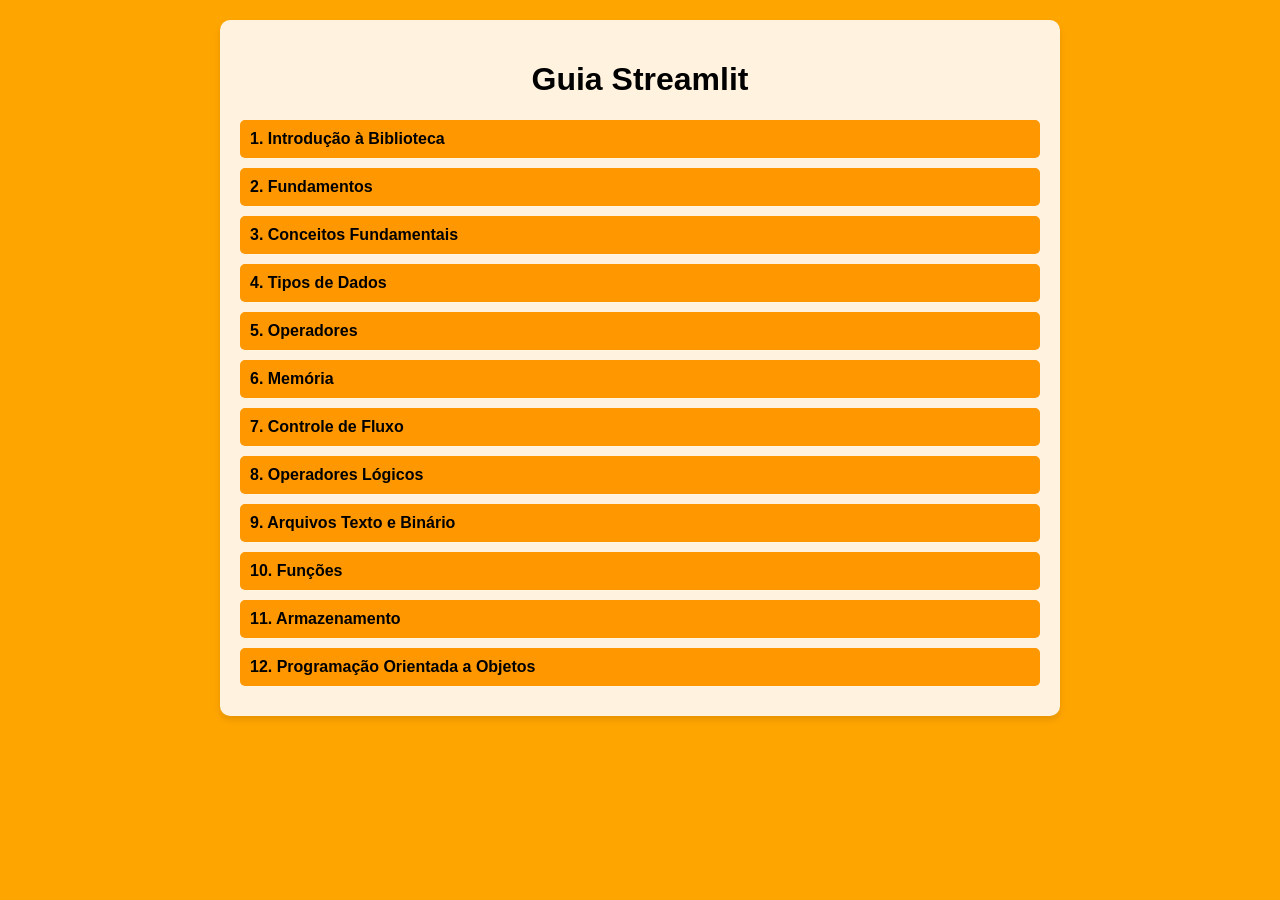
<file: guia-html/streamlit-html/index.html>
<!DOCTYPE html>
<html lang="pt-br">
<head>
    <meta charset="UTF-8">
    <meta name="viewport" content="width=device-width, initial-scale=1.0">
    <title>Guia Streamlit</title>
    <style>
        body {
            font-family: Arial, sans-serif;
            background-color: orange;
            color: black;
            margin: 0;
            padding: 0;
        }
        .container {
            max-width: 800px;
            margin: 20px auto;
            padding: 20px;
            background-color: #fff3e0; /* Um tom mais claro de laranja */
            border-radius: 10px;
            box-shadow: 0 4px 6px rgba(0, 0, 0, 0.1);
        }
        h1 {
            text-align: center;
            color: black;
        }
        .item {
            margin-bottom: 10px;
        }
        .item-header {
            background-color: #ff9800; /* Laranja mais escuro */
            color: black;
            padding: 10px;
            cursor: pointer;
            border-radius: 5px;
            font-weight: bold;
        }
        .item-content {
            display: none;
            padding: 10px;
            background-color: #fff3e0;
            border: 1px solid #ff9800;
            border-radius: 5px;
        }
        pre {
            background-color: #f5f5f5;
            padding: 10px;
            border-radius: 5px;
            overflow-x: auto;
        }
        @media (max-width: 600px) {
            .container {
                padding: 10px;
            }
            .item-header {
                font-size: 16px;
            }
        }
    </style>
</head>
<body>
    <div class="container">
        <h1>Guia Streamlit</h1>

        <!-- Item 1 -->
        <div class="item">
            <div class="item-header" onclick="toggleContent('content1')">1. Introdução à Biblioteca</div>
            <div id="content1" class="item-content">
                <p><strong>Descrição:</strong> Streamlit é uma biblioteca Python para criar aplicativos web interativos rapidamente. É ideal para ciência de dados e machine learning.</p>
                <p><strong>Exemplo 1:</strong> Instalação do Streamlit.</p>
                <pre>
# Execute no terminal:
# pip install streamlit
                </pre>
                <p><strong>Exemplo 2:</strong> Execução de um app básico.</p>
                <pre>
# Crie um arquivo app.py com o seguinte conteúdo:
import streamlit as st
st.write("Hello, Streamlit!")

# Execute no terminal:
# streamlit run app.py
                </pre>
            </div>
        </div>

        <!-- Item 2 -->
        <div class="item">
            <div class="item-header" onclick="toggleContent('content2')">2. Fundamentos</div>
            <div id="content2" class="item-content">
                <p><strong>Descrição:</strong> Os fundamentos incluem exibição de texto, números e dados simples.</p>
                <p><strong>Exemplo 1:</strong> Exibição de texto e números.</p>
                <pre>
import streamlit as st
st.title("Meu Primeiro App")
st.header("Seção 1")
st.subheader("Subseção 1.1")
st.write("Este é um exemplo de texto.")
st.write(42)  # Exibe um número
                </pre>
                <p><strong>Exemplo 2:</strong> Exibição de dados tabulares.</p>
                <pre>
import streamlit as st
import pandas as pd
data = {"Nome": ["João", "Maria"], "Idade": [25, 30]}
df = pd.DataFrame(data)
st.write(df)
                </pre>
            </div>
        </div>

        <!-- Item 3 -->
        <div class="item">
            <div class="item-header" onclick="toggleContent('content3')">3. Conceitos Fundamentais</div>
            <div id="content3" class="item-content">
                <p><strong>Descrição:</strong> Entenda como usar widgets interativos e layout personalizado.</p>
                <p><strong>Exemplo 1:</strong> Widgets básicos.</p>
                <pre>
import streamlit as st
nome = st.text_input("Digite seu nome:")
idade = st.slider("Escolha sua idade:", 0, 100, 25)
st.write(f"Olá, {nome}! Você tem {idade} anos.")
                </pre>
                <p><strong>Exemplo 2:</strong> Layout com colunas.</p>
                <pre>
import streamlit as st
col1, col2 = st.columns(2)
with col1:
    st.write("Coluna 1")
with col2:
    st.write("Coluna 2")
                </pre>
            </div>
        </div>

        <!-- Item 4 -->
        <div class="item">
            <div class="item-header" onclick="toggleContent('content4')">4. Tipos de Dados</div>
            <div id="content4" class="item-content">
                <p><strong>Descrição:</strong> Streamlit suporta diferentes tipos de dados, como texto, números, gráficos e tabelas.</p>
                <p><strong>Exemplo 1:</strong> Exibição de gráficos.</p>
                <pre>
import streamlit as st
import matplotlib.pyplot as plt
plt.plot([1, 2, 3], [4, 5, 6])
st.pyplot(plt)
                </pre>
                <p><strong>Exemplo 2:</strong> Upload de arquivos.</p>
                <pre>
import streamlit as st
arquivo = st.file_uploader("Carregue um arquivo CSV")
if arquivo:
    st.write("Arquivo carregado!")
                </pre>
            </div>
        </div>

        <!-- Item 5 -->
        <div class="item">
            <div class="item-header" onclick="toggleContent('content5')">5. Operadores</div>
            <div id="content5" class="item-content">
                <p><strong>Descrição:</strong> Use operações condicionais e lógicas para criar interatividade.</p>
                <p><strong>Exemplo 1:</strong> Condições com botões.</p>
                <pre>
import streamlit as st
if st.button("Clique aqui"):
    st.write("Botão clicado!")
else:
    st.write("Aguardando clique...")
                </pre>
                <p><strong>Exemplo 2:</strong> Combinação de condições.</p>
                <pre>
import streamlit as st
opcao = st.selectbox("Escolha uma opção:", ["Opção 1", "Opção 2"])
if opcao == "Opção 1":
    st.write("Você escolheu Opção 1")
else:
    st.write("Você escolheu Opção 2")
                </pre>
            </div>
        </div>

        <!-- Item 6 -->
        <div class="item">
            <div class="item-header" onclick="toggleContent('content6')">6. Memória</div>
            <div id="content6" class="item-content">
                <p><strong>Descrição:</strong> Streamlit não mantém estado entre execuções. Use `st.session_state` para persistir dados.</p>
                <p><strong>Exemplo 1:</strong> Uso de `st.session_state`.</p>
                <pre>
import streamlit as st
if "contador" not in st.session_state:
    st.session_state.contador = 0
if st.button("Incrementar"):
    st.session_state.contador += 1
st.write("Contador:", st.session_state.contador)
                </pre>
                <p><strong>Exemplo 2:</strong> Reset de estado.</p>
                <pre>
import streamlit as st
if st.button("Resetar"):
    st.session_state.clear()
st.write("Estado atual:", st.session_state)
                </pre>
            </div>
        </div>

        <!-- Item 7 -->
        <div class="item">
            <div class="item-header" onclick="toggleContent('content7')">7. Controle de Fluxo</div>
            <div id="content7" class="item-content">
                <p><strong>Descrição:</strong> Use controle de fluxo para criar aplicativos dinâmicos.</p>
                <p><strong>Exemplo 1:</strong> Uso de `st.stop()`.</p>
                <pre>
import streamlit as st
if st.button("Parar execução"):
    st.write("Execução parada!")
    st.stop()
st.write("Esta linha só será executada se o botão não for clicado.")
                </pre>
                <p><strong>Exemplo 2:</strong> Loop com widgets.</p>
                <pre>
import streamlit as st
for i in range(5):
    st.write(f"Linha {i}")
    if st.button(f"Parar em {i}"):
        break
                </pre>
            </div>
        </div>

        <!-- Item 8 -->
        <div class="item">
            <div class="item-header" onclick="toggleContent('content8')">8. Operadores Lógicos</div>
            <div id="content8" class="item-content">
                <p><strong>Descrição:</strong> Use operadores lógicos para criar interatividade avançada.</p>
                <p><strong>Exemplo 1:</strong> Combinação de condições.</p>
                <pre>
import streamlit as st
cond1 = st.checkbox("Condição 1")
cond2 = st.checkbox("Condição 2")
if cond1 and cond2:
    st.write("Ambas as condições são verdadeiras!")
elif cond1 or cond2:
    st.write("Pelo menos uma condição é verdadeira.")
else:
    st.write("Nenhuma condição é verdadeira.")
                </pre>
                <p><strong>Exemplo 2:</strong> Negação lógica.</p>
                <pre>
import streamlit as st
ativo = st.checkbox("Ativo")
if not ativo:
    st.write("Inativo")
else:
    st.write("Ativo")
                </pre>
            </div>
        </div>

        <!-- Item 9 -->
        <div class="item">
            <div class="item-header" onclick="toggleContent('content9')">9. Arquivos Texto e Binário</div>
            <div id="content9" class="item-content">
                <p><strong>Descrição:</strong> Streamlit permite upload e download de arquivos.</p>
                <p><strong>Exemplo 1:</strong> Upload de arquivo.</p>
                <pre>
import streamlit as st
arquivo = st.file_uploader("Carregue um arquivo")
if arquivo:
    st.write("Arquivo carregado!")
                </pre>
                <p><strong>Exemplo 2:</strong> Download de arquivo.</p>
                <pre>
import streamlit as st
texto = "Conteúdo do arquivo"
st.download_button("Baixar arquivo", texto)
                </pre>
            </div>
        </div>

        <!-- Item 10 -->
        <div class="item">
            <div class="item-header" onclick="toggleContent('content10')">10. Funções</div>
            <div id="content10" class="item-content">
                <p><strong>Descrição:</strong> Streamlit permite criar funções reutilizáveis para organizar o código.</p>
                <p><strong>Exemplo 1:</strong> Função para exibir dados.</p>
                <pre>
import streamlit as st
def exibir_dados(dados):
    st.write("Dados recebidos:", dados)

dados = {"A": [1, 2, 3], "B": [4, 5, 6]}
exibir_dados(dados)
                </pre>
                <p><strong>Exemplo 2:</strong> Função com widgets.</p>
                <pre>
import streamlit as st
def calcular_soma(a, b):
    return a + b

a = st.number_input("Número 1")
b = st.number_input("Número 2")
st.write("Soma:", calcular_soma(a, b))
                </pre>
            </div>
        </div>

        <!-- Item 11 -->
        <div class="item">
            <div class="item-header" onclick="toggleContent('content11')">11. Armazenamento</div>
            <div id="content11" class="item-content">
                <p><strong>Descrição:</strong> Streamlit pode integrar-se com bancos de dados e APIs externas.</p>
                <p><strong>Exemplo 1:</strong> Conexão com SQLite.</p>
                <pre>
import streamlit as st
import sqlite3
conexao = sqlite3.connect("database.db")
cursor = conexao.cursor()
cursor.execute("CREATE TABLE IF NOT EXISTS usuarios (id INTEGER PRIMARY KEY, nome TEXT)")
conexao.commit()
conexao.close()
st.write("Banco de dados criado!")
                </pre>
                <p><strong>Exemplo 2:</strong> Chamada de API.</p>
                <pre>
import streamlit as st
import requests
response = requests.get("https://jsonplaceholder.typicode.com/posts")
st.write(response.json())
                </pre>
            </div>
        </div>

        <!-- Item 12 -->
        <div class="item">
            <div class="item-header" onclick="toggleContent('content12')">12. Programação Orientada a Objetos</div>
            <div id="content12" class="item-content">
                <p><strong>Descrição:</strong> Streamlit pode ser combinado com classes e objetos para criar aplicativos modulares.</p>
                <p><strong>Exemplo 1:</strong> Classe para gerenciar dados.</p>
                <pre>
import streamlit as st
class GerenciadorDados:
    def __init__(self):
        self.dados = []

    def adicionar(self, valor):
        self.dados.append(valor)

    def exibir(self):
        st.write("Dados:", self.dados)

gerenciador = GerenciadorDados()
valor = st.text_input("Adicionar dado:")
if st.button("Adicionar"):
    gerenciador.adicionar(valor)
gerenciador.exibir()
                </pre>
                <p><strong>Exemplo 2:</strong> Herança de classes.</p>
                <pre>
import streamlit as st
class BaseApp:
    def exibir(self):
        st.write("Aplicativo base")

class AppPersonalizado(BaseApp):
    def exibir(self):
        st.write("Aplicativo personalizado")

app = AppPersonalizado()
app.exibir()
                </pre>
            </div>
        </div>
    </div>

    <script>
        function toggleContent(id) {
            const content = document.getElementById(id);
            if (content.style.display === "block") {
                content.style.display = "none";
            } else {
                content.style.display = "block";
            }
        }
    </script>
</body>
</html>
</file>
